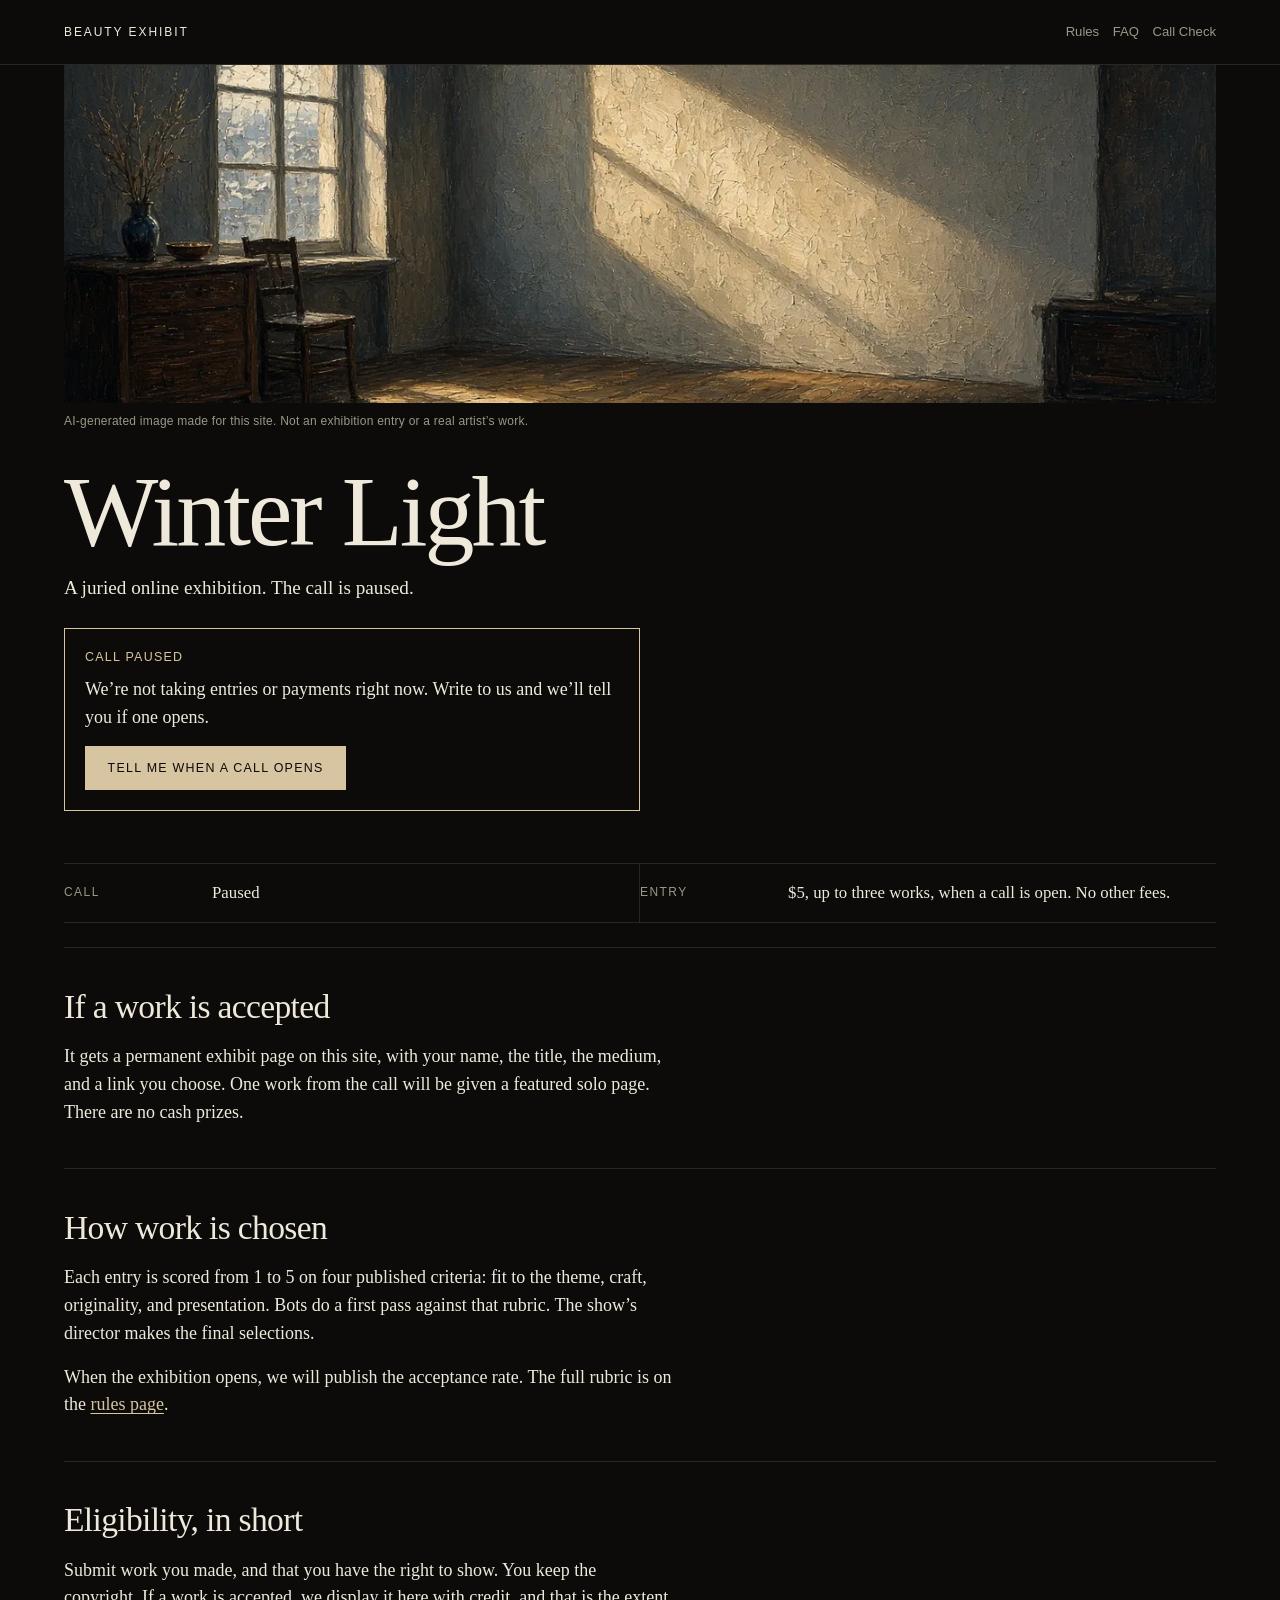
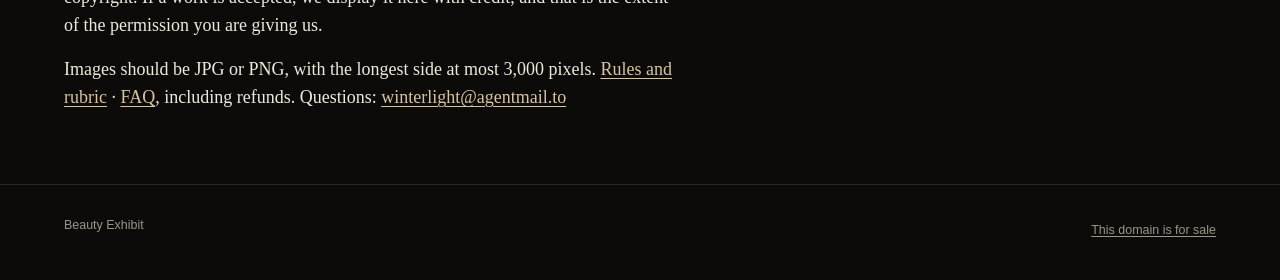
<file: index.html>
<!DOCTYPE html>
<html lang="en">
<head>
  <meta charset="utf-8">
  <meta name="viewport" content="width=device-width, initial-scale=1">
  <title>Winter Light — Beauty Exhibit</title>
  <meta name="description" content="A juried online exhibition. The Winter Light call is paused. We are not taking entries or payments right now.">
  <link rel="canonical" href="https://beautyexhibit.art/">
  <meta name="theme-color" content="#0c0b0a">
  <meta property="og:type" content="website">
  <meta property="og:site_name" content="Beauty Exhibit">
  <meta property="og:title" content="Winter Light — Beauty Exhibit">
  <meta property="og:description" content="A juried online exhibition. The Winter Light call is paused. We are not taking entries or payments right now.">
  <meta property="og:url" content="https://beautyexhibit.art/">
  <meta property="og:image" content="https://beautyexhibit.art/img/og.jpg">
  <meta name="twitter:card" content="summary_large_image">
  <meta name="twitter:title" content="Winter Light — Beauty Exhibit">
  <meta name="twitter:description" content="A juried online exhibition. The Winter Light call is paused.">
  <meta name="twitter:image" content="https://beautyexhibit.art/img/og.jpg">
  <link rel="icon" href="favicon.svg" type="image/svg+xml">
  <link rel="icon" href="favicon.ico" sizes="32x32">
  <link rel="apple-touch-icon" href="img/apple-touch-icon.png">
  <link rel="stylesheet" href="css/site.css">

</head>
<body>
  <a class="skip" href="#main">Skip to content</a>
  <header class="site-header">
    <div class="wrap">
      <a class="wordmark" href="index.html">Beauty Exhibit</a>
      <nav class="site-nav" aria-label="Site">
        <a href="rules.html">Rules</a>
        <a href="faq.html">FAQ</a>
        <a href="/call-check/">Call Check</a>
      </nav>
    </div>
  </header>

  <main id="main">
    <div class="wrap">
      <section class="hero" aria-labelledby="show-title">
        <figure class="hero-art">
          <picture>
            <source type="image/webp" srcset="img/winter-light-hero-800.webp 800w, img/winter-light-hero-1280.webp 1280w" sizes="(min-width: 1200px) 1152px, 100vw">
            <img src="img/winter-light-hero-1280.jpg" srcset="img/winter-light-hero-800.jpg 800w, img/winter-light-hero-1280.jpg 1280w" sizes="(min-width: 1200px) 1152px, 100vw" width="1280" height="720" fetchpriority="high" alt="An oil painting of an empty room in winter. A tall window, a wooden chair beside a dresser with a vase of bare branches, and a band of pale gold light across the wall and the floorboards.">
          </picture>
          <figcaption class="caption">AI-generated image made for this site. Not an exhibition entry or a real artist&rsquo;s work.</figcaption>
        </figure>

        <h1 id="show-title">Winter Light</h1>
        <p class="lede">A juried online exhibition. The call is paused.</p>

        <div class="opening-box" data-call-closed-only>
          <h2 class="opening-title">Call paused</h2>
          <p>We&rsquo;re not taking entries or payments right now. Write to us and we&rsquo;ll tell you if one opens.</p>
          <p><a class="btn" data-waitlist-mailto href="mailto:winterlight@agentmail.to?subject=Tell%20me%20when%20Beauty%20Exhibit%20opens%20a%20call">Tell me when a call opens</a></p>
        </div>

        <dl class="facts">
          <div>
            <dt>Call</dt>
            <dd>Paused</dd>
          </div>
          <div>
            <dt>Entry</dt>
            <dd>$5, up to three works, when a call is open. No other fees.</dd>
          </div>
        </dl>
        <div class="cta-row" data-call-open-only hidden>
          <a class="btn" data-pay href="#enter">Enter for $5</a>
          <p class="cta-note">After you pay, you&rsquo;ll get instructions for sending your images by email.</p>
        </div>
      </section>

      <section class="section" aria-labelledby="receive-heading">
        <h2 id="receive-heading">If a work is accepted</h2>
        <div class="prose">
          <p>It gets a permanent exhibit page on this site, with your name, the title, the medium, and a link you choose. One work from the call will be given a featured solo page. There are no cash prizes.</p>
        </div>
      </section>

      <section class="section" aria-labelledby="jury-heading">
        <h2 id="jury-heading">How work is chosen</h2>
        <div class="prose">
          <p>Each entry is scored from 1 to 5 on four published criteria: fit to the theme, craft, originality, and presentation. Bots do a first pass against that rubric. The show’s director makes the final selections.</p>
          <p>When the exhibition opens, we will publish the acceptance rate. The full rubric is on the <a href="rules.html">rules page</a>.</p>
        </div>
      </section>

      <section class="section" aria-labelledby="elig-heading">
        <h2 id="elig-heading">Eligibility, in short</h2>
        <div class="prose">
          <p>Submit work you made, and that you have the right to show. You keep the copyright. If a work is accepted, we display it here with credit, and that is the extent of the permission you are giving us.</p>
          <p>Images should be JPG or PNG, with the longest side at most 3,000 pixels. <a href="rules.html">Rules and rubric</a> &middot; <a href="faq.html">FAQ</a>, including refunds. Questions: <a href="mailto:winterlight@agentmail.to">winterlight@agentmail.to</a></p>
        </div>
      </section>
    </div>
  </main>
  <footer class="site-footer">
    <div class="wrap">
      <p>Beauty Exhibit</p>
      <p><a href="https://www.afternic.com/domain/beautyexhibit.art">This domain is for sale</a></p>
    </div>
  </footer>
  <script src="js/config.js"></script>
  <script src="js/app.js"></script>

</body>
</html>
</file>
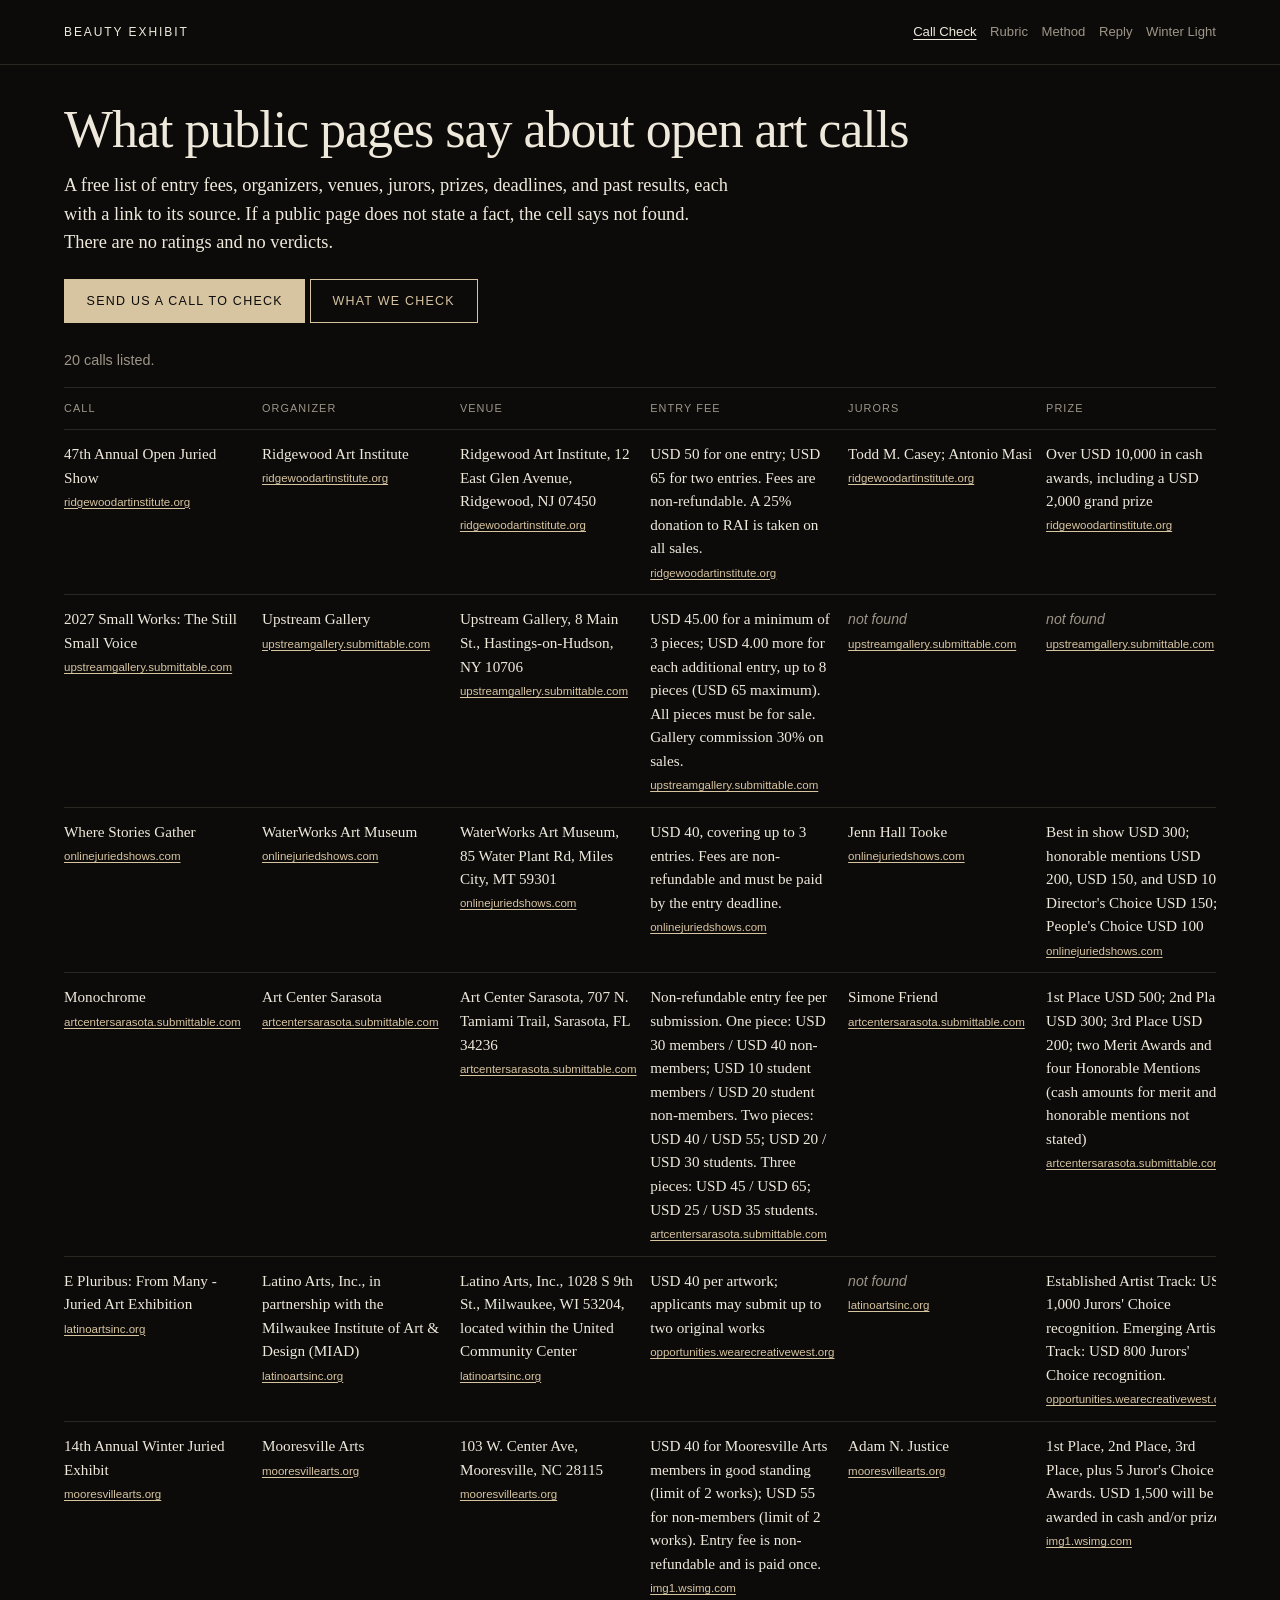
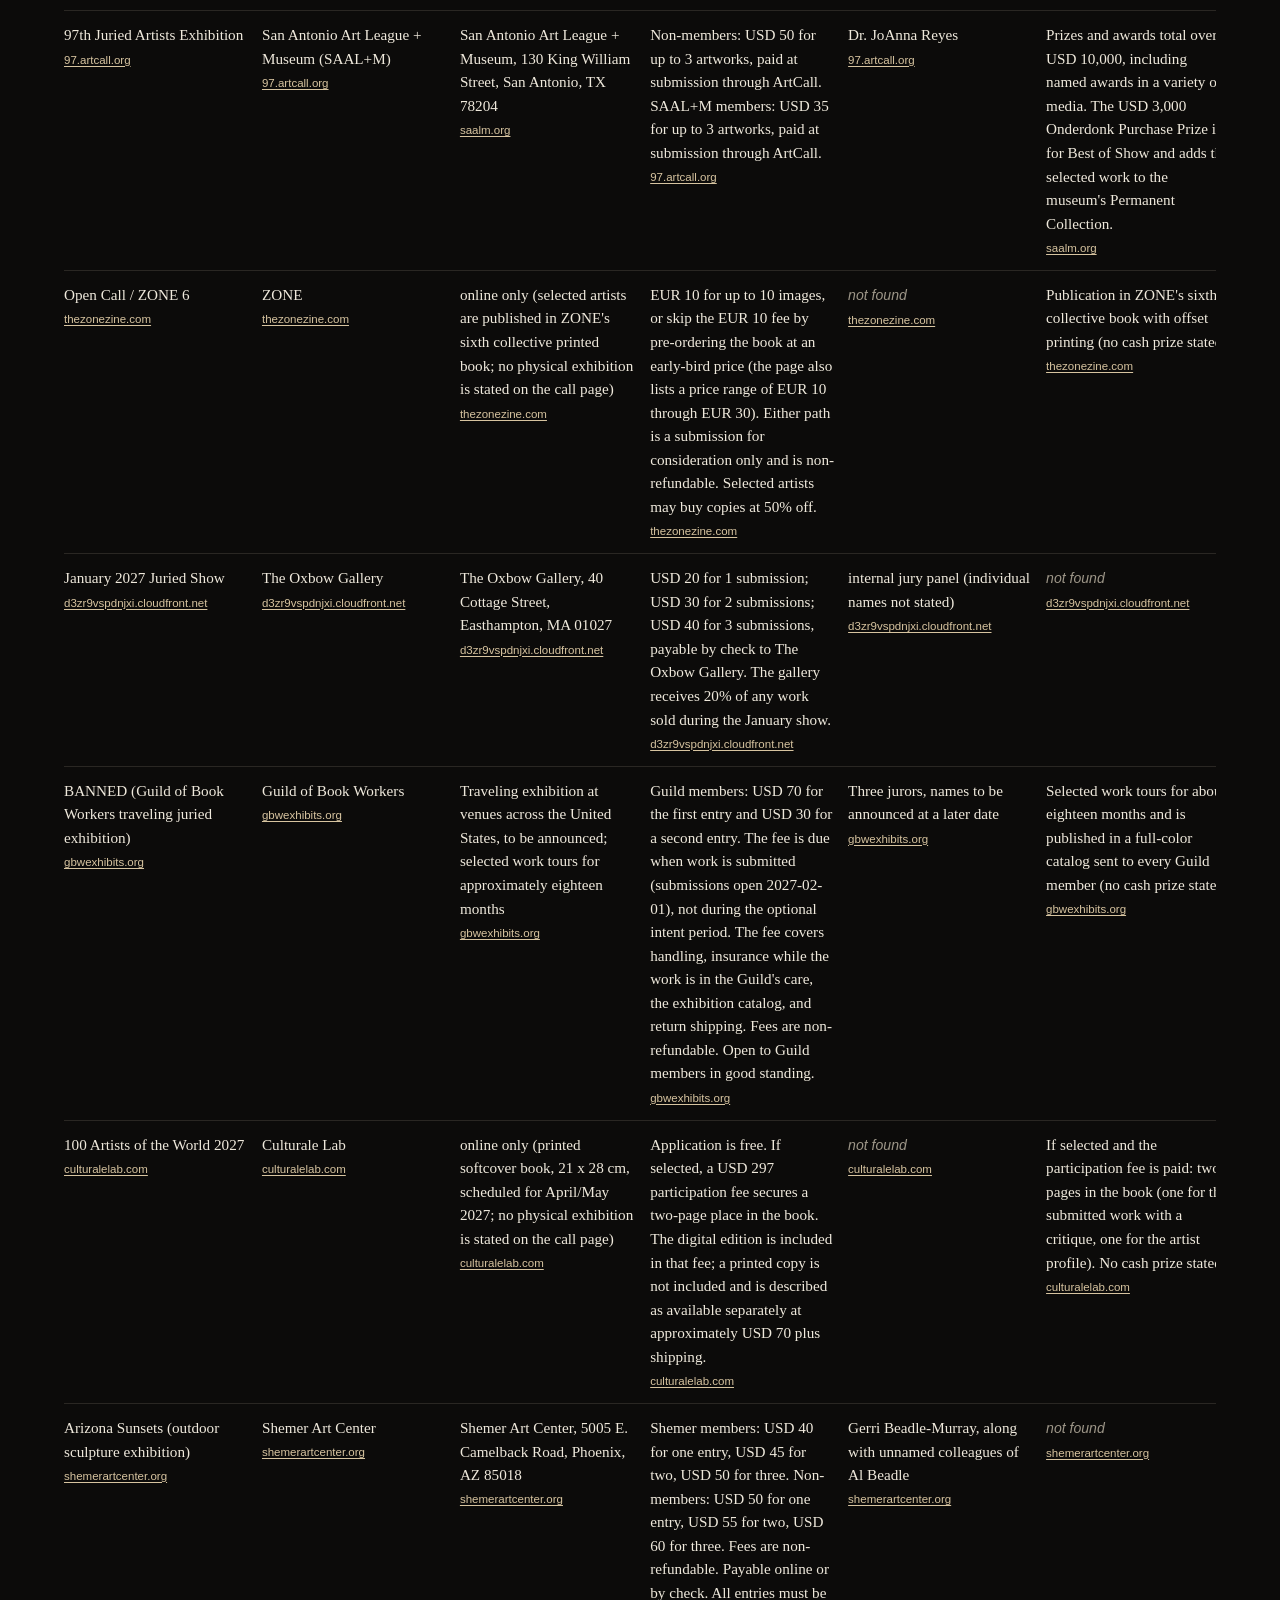
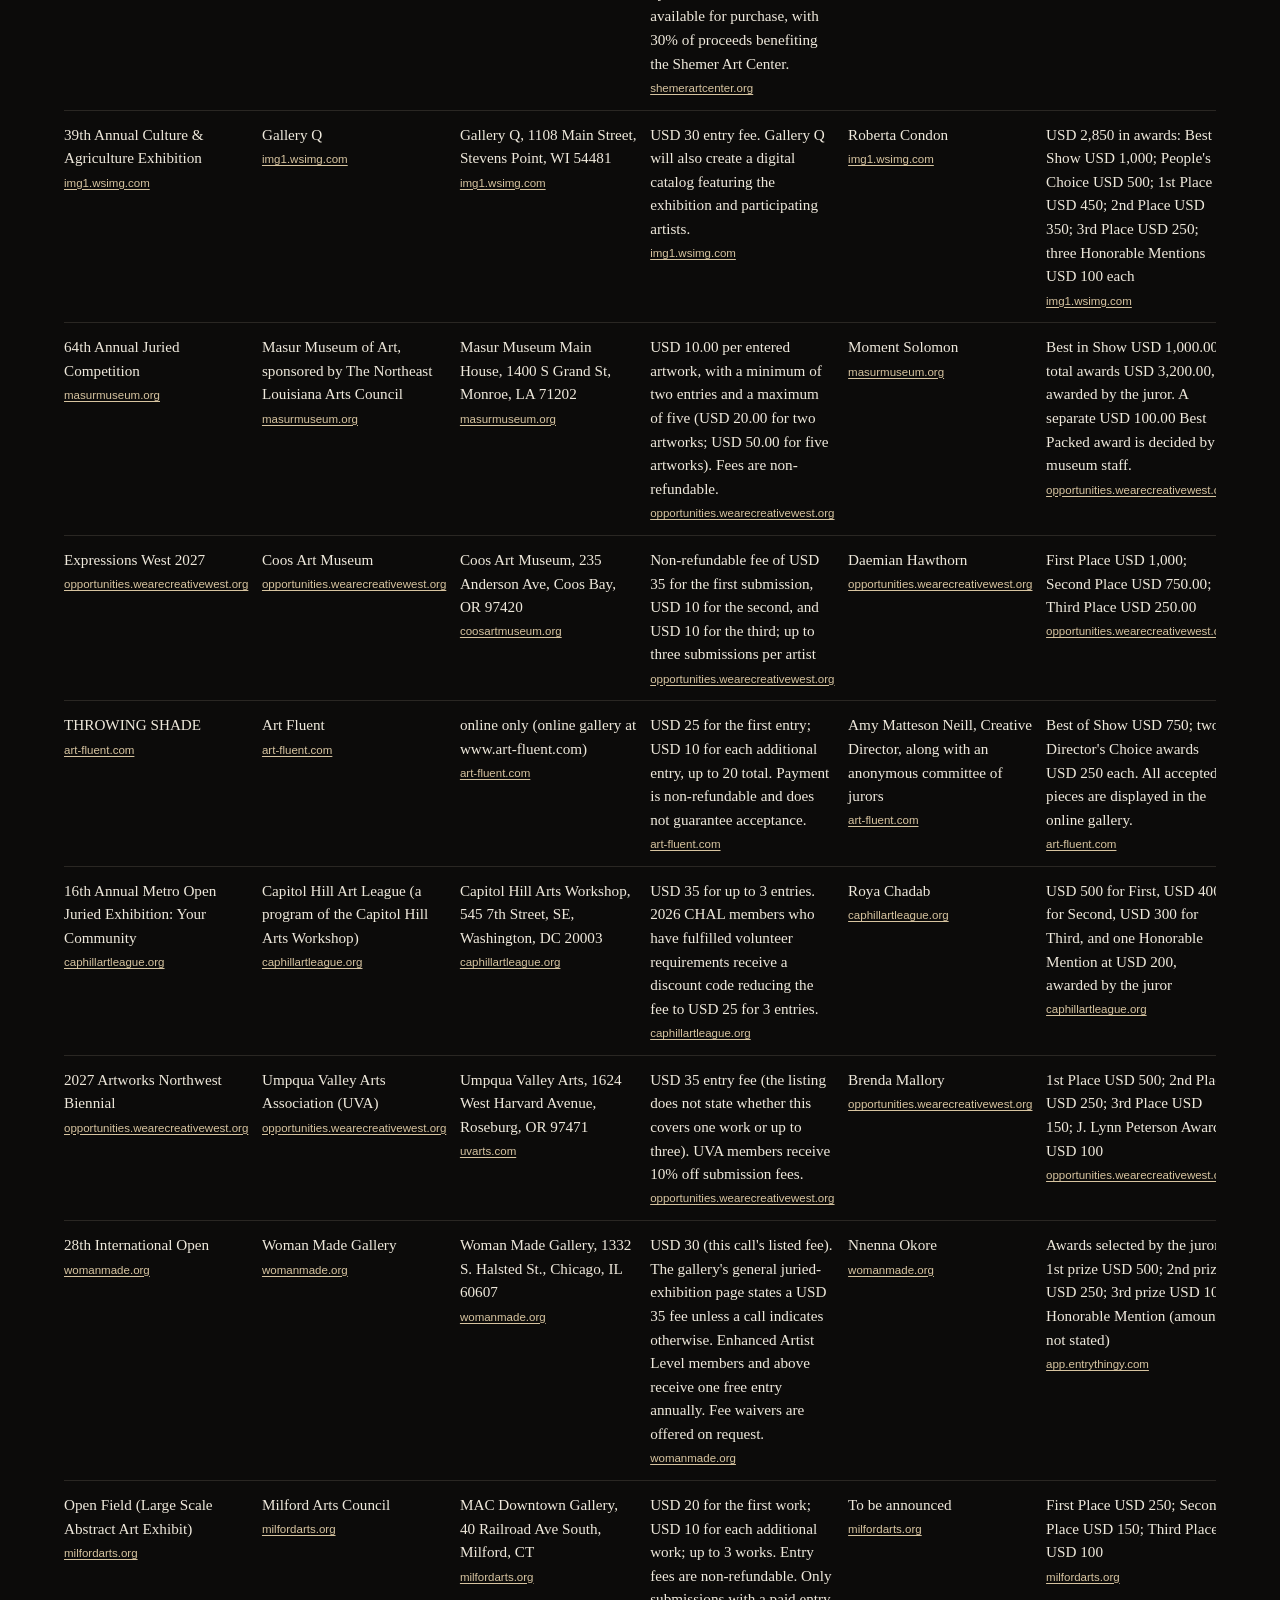
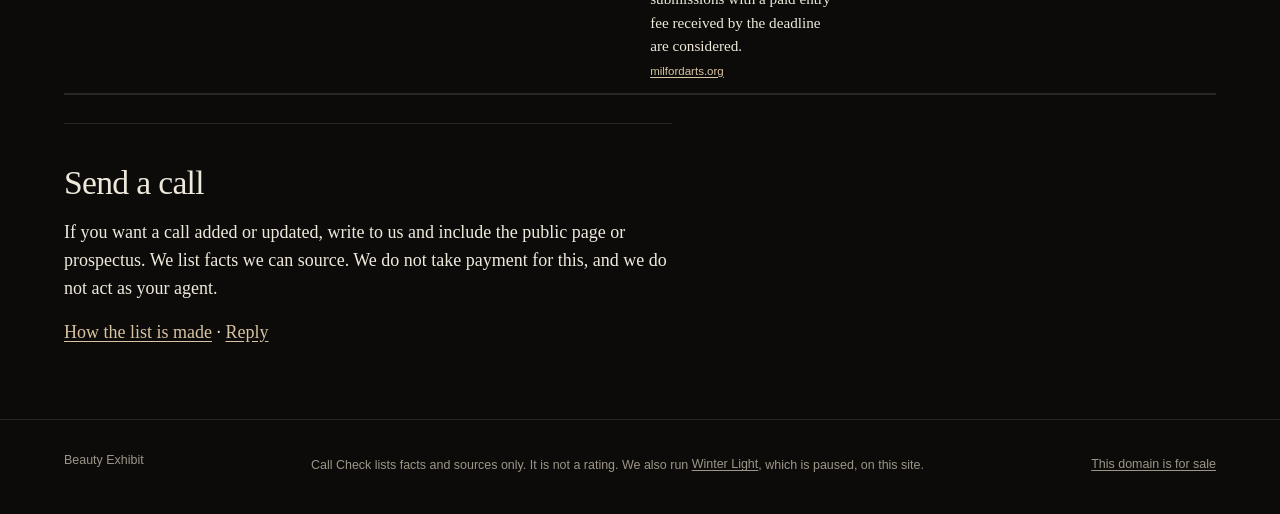
<file: call-check/index.html>
<!DOCTYPE html>
<html lang="en">
<head>
  <meta charset="utf-8">
  <meta name="viewport" content="width=device-width, initial-scale=1">
  <title>Call Check | Beauty Exhibit</title>
  <meta name="description" content="A free, sourced list of what public pages say about open art calls. Facts, links, and not found only. No ratings.">
  <link rel="canonical" href="https://beautyexhibit.art/call-check/">
  <meta name="theme-color" content="#0c0b0a">
  <meta property="og:type" content="website">
  <meta property="og:site_name" content="Beauty Exhibit">
  <meta property="og:title" content="Call Check | Beauty Exhibit">
  <meta property="og:description" content="A free, sourced list of what public pages say about open art calls. Facts, links, and not found only. No ratings.">
  <meta property="og:url" content="https://beautyexhibit.art/call-check/">
  <meta property="og:image" content="https://beautyexhibit.art/img/og.jpg">
  <meta name="twitter:card" content="summary_large_image">
  <meta name="twitter:title" content="Call Check | Beauty Exhibit">
  <meta name="twitter:description" content="A free, sourced list of what public pages say about open art calls. Facts, links, and not found only. No ratings.">
  <meta name="twitter:image" content="https://beautyexhibit.art/img/og.jpg">
  <link rel="icon" href="../favicon.svg" type="image/svg+xml">
  <link rel="icon" href="../favicon.ico" sizes="32x32">
  <link rel="stylesheet" href="../css/site.css">
  <link rel="stylesheet" href="css/call-check.css">
</head>
<body>
  <a class="skip" href="#main">Skip to content</a>
  <header class="site-header">
    <div class="wrap">
      <a class="wordmark" href="../">Beauty Exhibit</a>
      <nav class="site-nav" aria-label="Site">
        <a href="./" aria-current="page">Call Check</a>
        <a href="rubric.html">Rubric</a>
        <a href="method.html">Method</a>
        <a href="reply.html">Reply</a>
        <a href="../">Winter Light</a>
      </nav>
    </div>
  </header>
  <main id="main">
    <div class="wrap">

      <h1 class="cc-title">What public pages say about open art calls</h1>
      <p class="cc-lede">A free list of entry fees, organizers, venues, jurors, prizes, deadlines, and past results, each with a link to its source. If a public page does not state a fact, the cell says not found. There are no ratings and no verdicts.</p>
      <p class="cc-actions"><a class="btn" data-callcheck-mailto href="mailto:winterlight@agentmail.to?subject=Call%20Check%3A%20please%20review%20this%20call&amp;body=Please%20review%20this%20call.%0A%0APublic%20page%20or%20prospectus%20URL%3A%0A">Send us a call to check</a> <a class="btn btn-ghost" href="rubric.html">What we check</a></p>
      <p class="cc-status" id="cc-status">Loading the list.</p>
      <div id="cc-table">
        <noscript><p class="cc-note">This table is filled in from a JSON file on this site. Turn JavaScript on, or open <a href="data/calls.json">data/calls.json</a>.</p></noscript>
      </div>
      <div class="section prose">
        <h2>Send a call</h2>
        <p>If you want a call added or updated, write to us and include the public page or prospectus. We list facts we can source. We do not take payment for this, and we do not act as your agent.</p>
        <p><a href="method.html">How the list is made</a> &middot; <a href="reply.html">Reply</a></p>
      </div>

    </div>
  </main>
  <footer class="site-footer">
    <div class="wrap">
      <p>Beauty Exhibit</p>
      <p>Call Check lists facts and sources only. It is not a rating. We also run <a href="../">Winter Light</a>, which is paused, on this site.</p>
      <p><a href="https://www.afternic.com/domain/beautyexhibit.art">This domain is for sale</a></p>
    </div>
  </footer>
  <script src="js/schema.js"></script>
  <script src="js/table.js"></script>

</body>
</html>
</file>
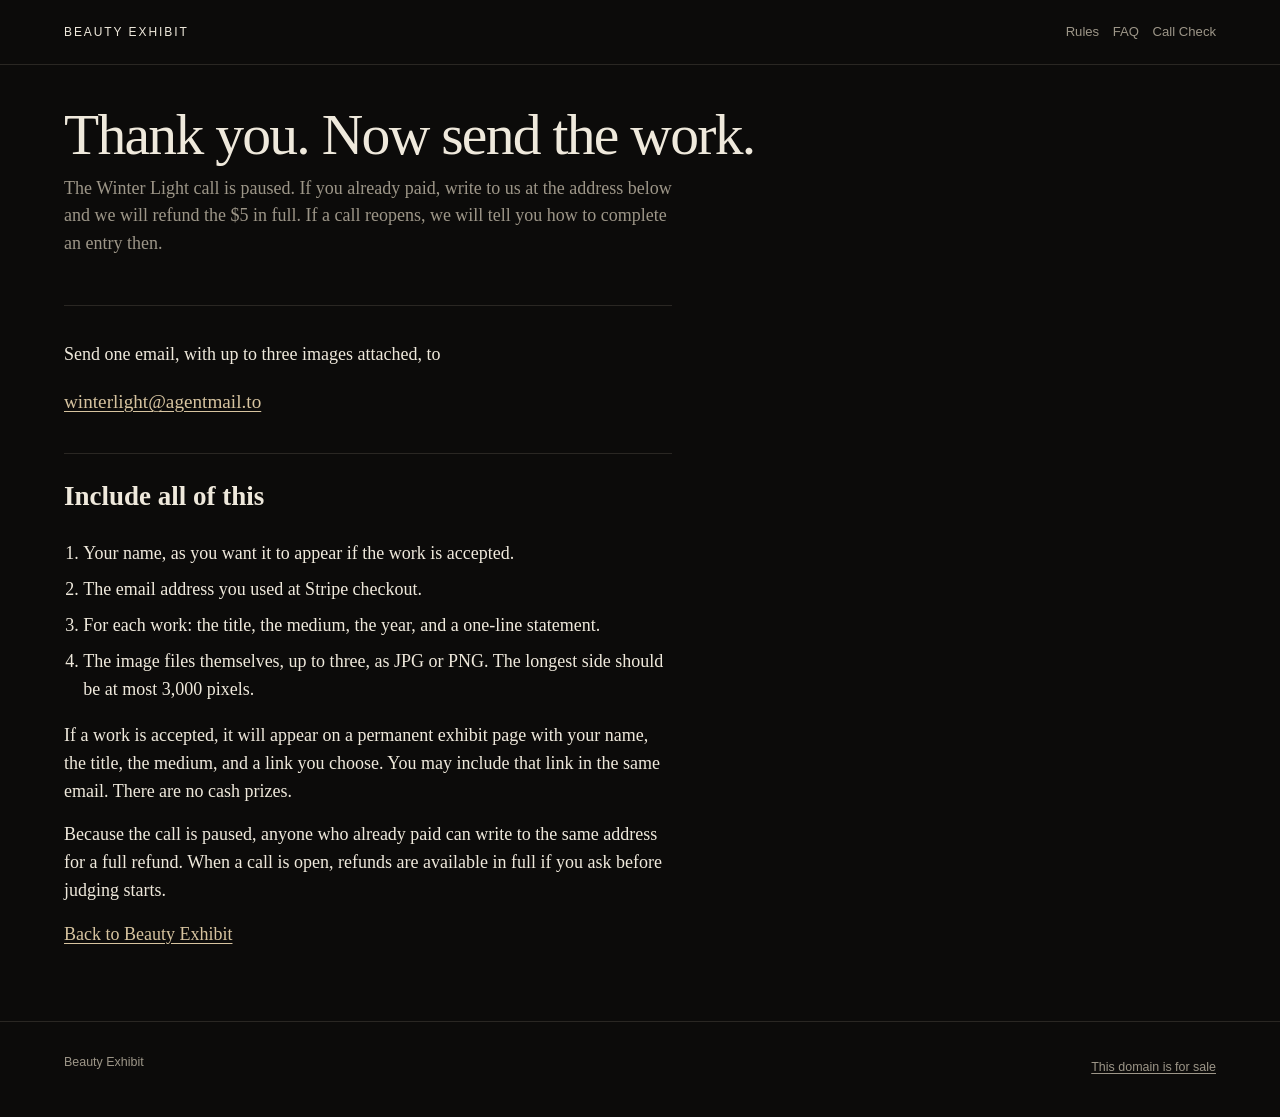
<file: submit-w9q4/index.html>
<!DOCTYPE html>
<html lang="en">
<head>
  <meta charset="utf-8">
  <meta name="viewport" content="width=device-width, initial-scale=1">
  <meta name="robots" content="noindex, nofollow">
  <title>Send your work — Beauty Exhibit</title>
  <meta name="description" content="Payment received. Email your Winter Light entry using the instructions on this page.">
  <meta name="theme-color" content="#0c0b0a">
  <link rel="icon" href="../favicon.svg" type="image/svg+xml">
  <link rel="icon" href="../favicon.ico" sizes="32x32">
  <link rel="apple-touch-icon" href="../img/apple-touch-icon.png">
  <link rel="stylesheet" href="../css/site.css">

</head>
<body>
  <a class="skip" href="#main">Skip to content</a>
  <header class="site-header">
    <div class="wrap">
      <a class="wordmark" href="../index.html">Beauty Exhibit</a>
      <nav class="site-nav" aria-label="Site">
        <a href="../rules.html">Rules</a>
        <a href="../faq.html">FAQ</a>
        <a href="/call-check/">Call Check</a>
      </nav>
    </div>
  </header>

  <main id="main">
    <div class="wrap">
      <header class="page-head">
        <h1>Thank you. Now send the work.</h1>
        <p class="deck">The Winter Light call is paused. If you already paid, write to us at the address below and we will refund the $5 in full. If a call reopens, we will tell you how to complete an entry then.</p>
      </header>

      <div class="submit-box">
        <div class="mail-block">
          <p>Send one email, with up to three images attached, to</p>
          <p><a data-submit-mail href="mailto:winterlight@agentmail.to?subject=Winter%20Light%20entry"><span data-submit-email>winterlight@agentmail.to</span></a></p>
        </div>

        <h2>Include all of this</h2>
        <ol>
          <li>Your name, as you want it to appear if the work is accepted.</li>
          <li>The email address you used at Stripe checkout.</li>
          <li>For each work: the title, the medium, the year, and a one-line statement.</li>
          <li>The image files themselves, up to three, as JPG or PNG. The longest side should be at most 3,000 pixels.</li>
        </ol>

        <div class="prose">
          <p>If a work is accepted, it will appear on a permanent exhibit page with your name, the title, the medium, and a link you choose. You may include that link in the same email. There are no cash prizes.</p>
          <p>Because the call is paused, anyone who already paid can write to the same address for a full refund. When a call is open, refunds are available in full if you ask before judging starts.</p>
          <p><a href="../index.html">Back to Beauty Exhibit</a></p>
        </div>
      </div>
    </div>
  </main>
  <footer class="site-footer">
    <div class="wrap">
      <p>Beauty Exhibit</p>
      <p><a href="https://www.afternic.com/domain/beautyexhibit.art">This domain is for sale</a></p>
    </div>
  </footer>
  <script src="../js/config.js"></script>
  <script src="../js/app.js"></script>

</body>
</html>
</file>
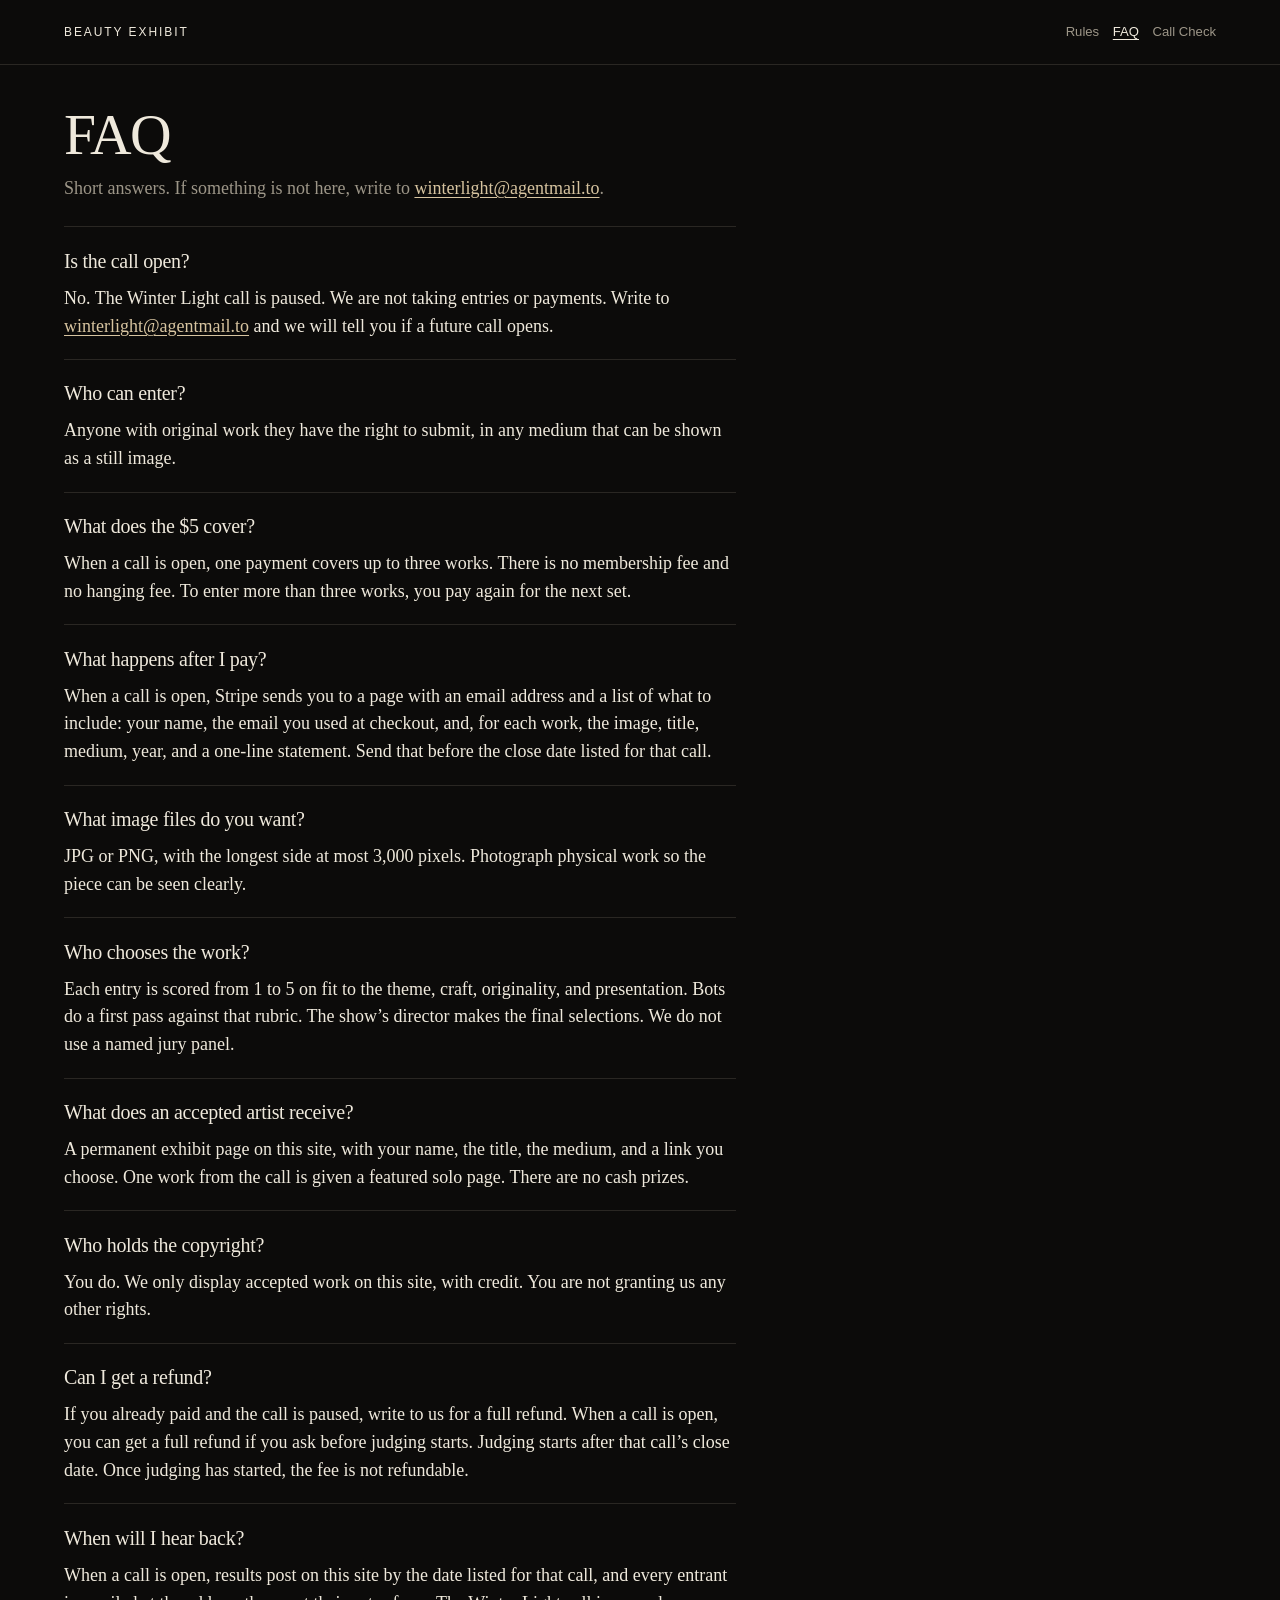
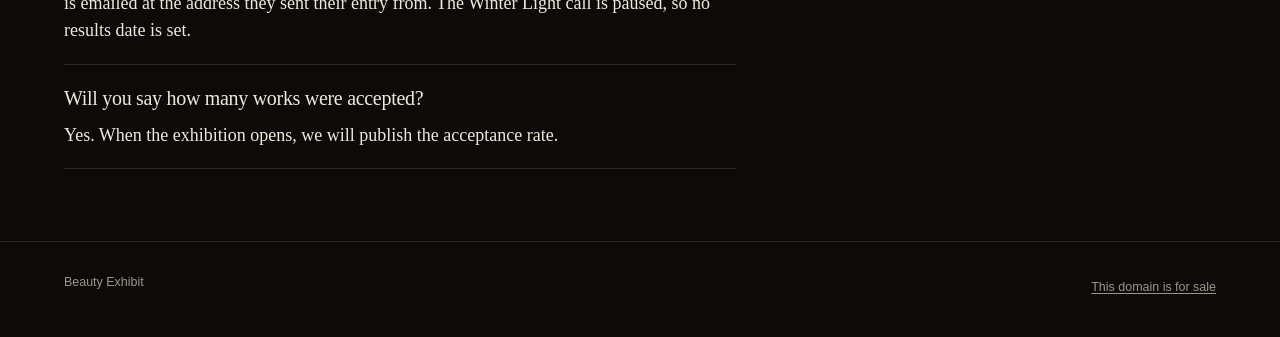
<file: faq.html>
<!DOCTYPE html>
<html lang="en">
<head>
  <meta charset="utf-8">
  <meta name="viewport" content="width=device-width, initial-scale=1">
  <title>FAQ — Beauty Exhibit</title>
  <meta name="description" content="Rights, refunds, judging, and practical questions about Beauty Exhibit. The Winter Light call is paused.">
  <link rel="canonical" href="https://beautyexhibit.art/faq.html">
  <meta name="theme-color" content="#0c0b0a">
  <meta property="og:type" content="website">
  <meta property="og:site_name" content="Beauty Exhibit">
  <meta property="og:title" content="FAQ — Beauty Exhibit">
  <meta property="og:description" content="Rights, refunds, judging, and practical questions about Beauty Exhibit. The Winter Light call is paused.">
  <meta property="og:url" content="https://beautyexhibit.art/faq.html">
  <meta property="og:image" content="https://beautyexhibit.art/img/og.jpg">
  <meta name="twitter:card" content="summary_large_image">
  <meta name="twitter:title" content="FAQ — Beauty Exhibit">
  <meta name="twitter:description" content="Rights, refunds, judging, and practical questions about Beauty Exhibit. The Winter Light call is paused.">
  <meta name="twitter:image" content="https://beautyexhibit.art/img/og.jpg">
  <link rel="icon" href="favicon.svg" type="image/svg+xml">
  <link rel="icon" href="favicon.ico" sizes="32x32">
  <link rel="apple-touch-icon" href="img/apple-touch-icon.png">
  <link rel="stylesheet" href="css/site.css">

</head>
<body>
  <a class="skip" href="#main">Skip to content</a>
  <header class="site-header">
    <div class="wrap">
      <a class="wordmark" href="index.html">Beauty Exhibit</a>
      <nav class="site-nav" aria-label="Site">
        <a href="rules.html">Rules</a>
        <a href="faq.html" aria-current="page">FAQ</a>
        <a href="/call-check/">Call Check</a>
      </nav>
    </div>
  </header>

  <main id="main">
    <div class="wrap">
      <header class="page-head">
        <h1>FAQ</h1>
        <p class="deck">Short answers. If something is not here, write to <a href="mailto:winterlight@agentmail.to">winterlight@agentmail.to</a>.</p>
      </header>

      <div class="faq">
                <section class="qa">
          <h2>Is the call open?</h2>
          <p>No. The Winter Light call is paused. We are not taking entries or payments. Write to <a href="mailto:winterlight@agentmail.to?subject=Tell%20me%20when%20Beauty%20Exhibit%20opens%20a%20call">winterlight@agentmail.to</a> and we will tell you if a future call opens.</p>
        </section>
        <section class="qa">
          <h2>Who can enter?</h2>
          <p>Anyone with original work they have the right to submit, in any medium that can be shown as a still image.</p>
        </section>
        <section class="qa">
          <h2>What does the $5 cover?</h2>
          <p>When a call is open, one payment covers up to three works. There is no membership fee and no hanging fee. To enter more than three works, you pay again for the next set.</p>
        </section>
        <section class="qa">
          <h2>What happens after I pay?</h2>
          <p>When a call is open, Stripe sends you to a page with an email address and a list of what to include: your name, the email you used at checkout, and, for each work, the image, title, medium, year, and a one-line statement. Send that before the close date listed for that call.</p>
        </section>
        <section class="qa">
          <h2>What image files do you want?</h2>
          <p>JPG or PNG, with the longest side at most 3,000 pixels. Photograph physical work so the piece can be seen clearly.</p>
        </section>
        <section class="qa">
          <h2>Who chooses the work?</h2>
          <p>Each entry is scored from 1 to 5 on fit to the theme, craft, originality, and presentation. Bots do a first pass against that rubric. The show’s director makes the final selections. We do not use a named jury panel.</p>
        </section>
        <section class="qa">
          <h2>What does an accepted artist receive?</h2>
          <p>A permanent exhibit page on this site, with your name, the title, the medium, and a link you choose. One work from the call is given a featured solo page. There are no cash prizes.</p>
        </section>
        <section class="qa">
          <h2>Who holds the copyright?</h2>
          <p>You do. We only display accepted work on this site, with credit. You are not granting us any other rights.</p>
        </section>
        <section class="qa">
          <h2>Can I get a refund?</h2>
          <p>If you already paid and the call is paused, write to us for a full refund. When a call is open, you can get a full refund if you ask before judging starts. Judging starts after that call&rsquo;s close date. Once judging has started, the fee is not refundable.</p>
        </section>
        <section class="qa">
          <h2>When will I hear back?</h2>
          <p>When a call is open, results post on this site by the date listed for that call, and every entrant is emailed at the address they sent their entry from. The Winter Light call is paused, so no results date is set.</p>
        </section>
        <section class="qa">
          <h2>Will you say how many works were accepted?</h2>
          <p>Yes. When the exhibition opens, we will publish the acceptance rate.</p>
        </section>
      </div>
    </div>
  </main>
  <footer class="site-footer">
    <div class="wrap">
      <p>Beauty Exhibit</p>
      <p><a href="https://www.afternic.com/domain/beautyexhibit.art">This domain is for sale</a></p>
    </div>
  </footer>
  <script src="js/config.js"></script>
  <script src="js/app.js"></script>

</body>
</html>
</file>
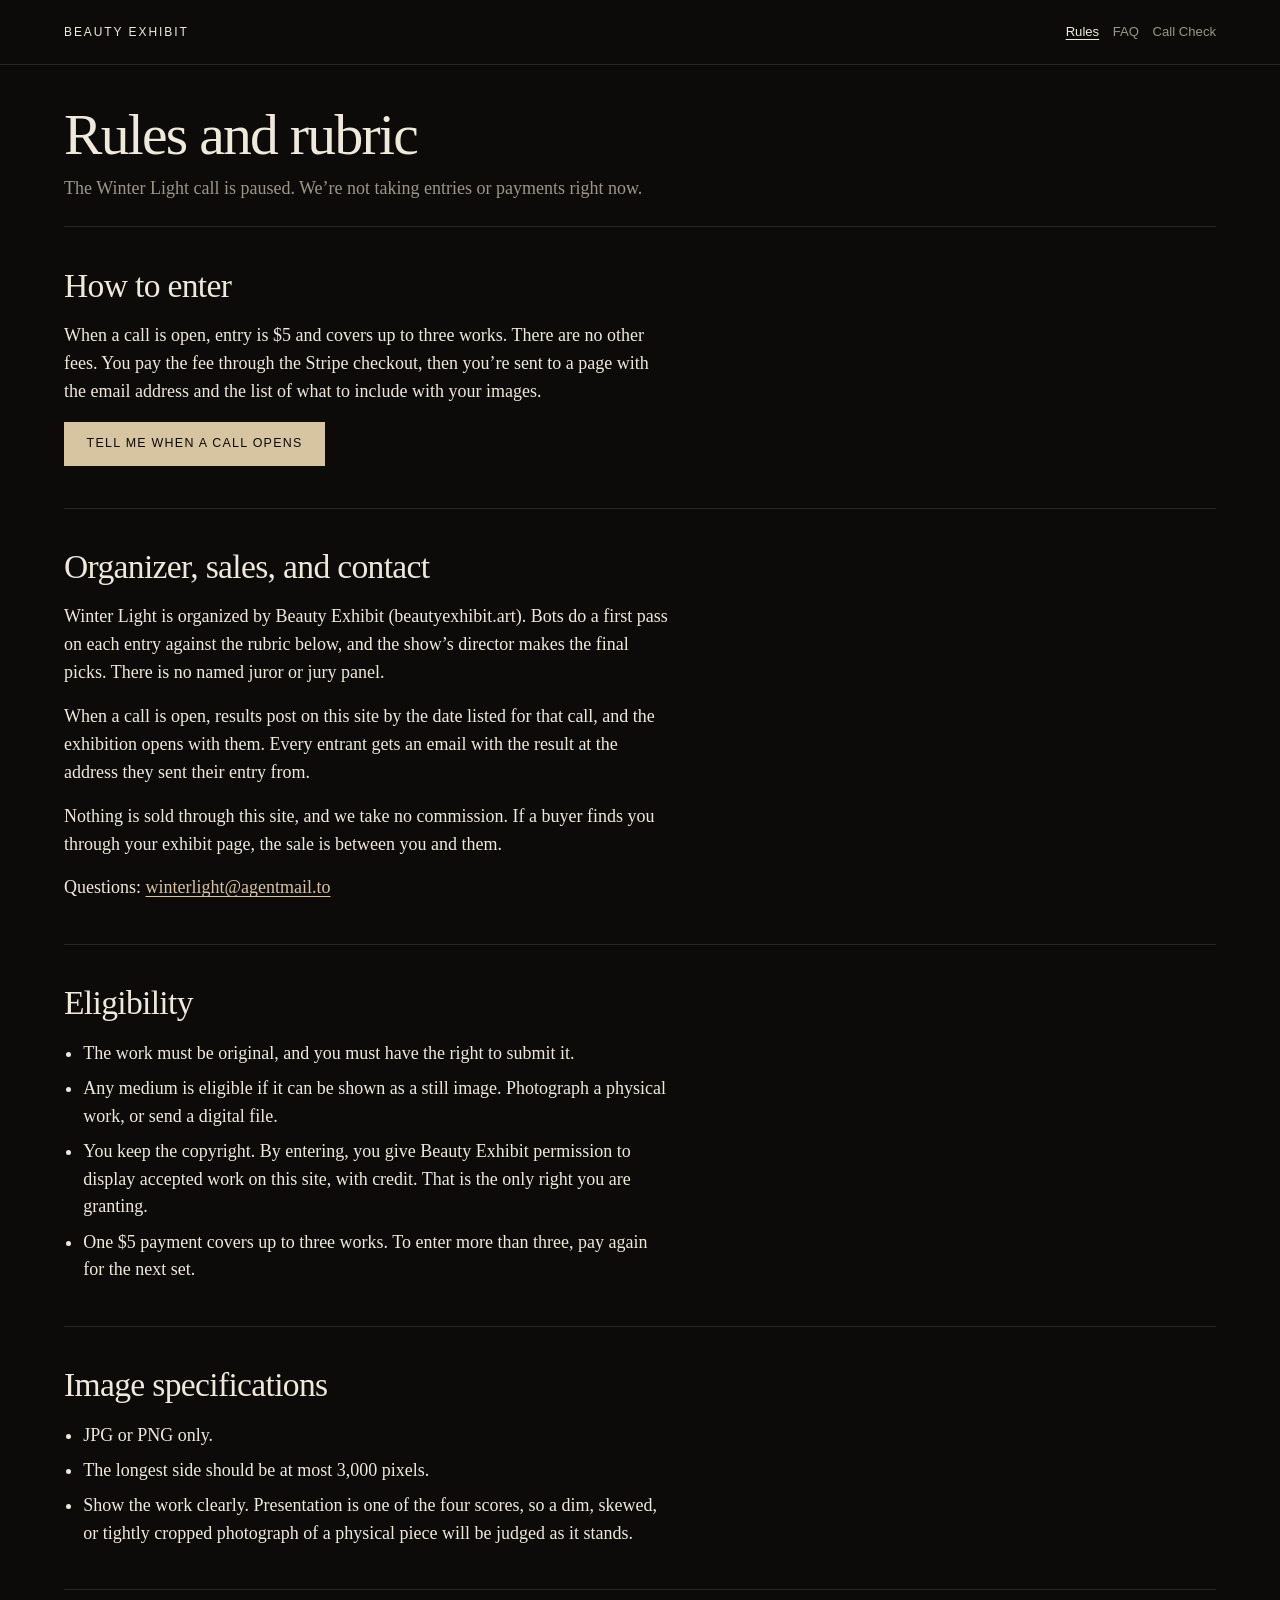
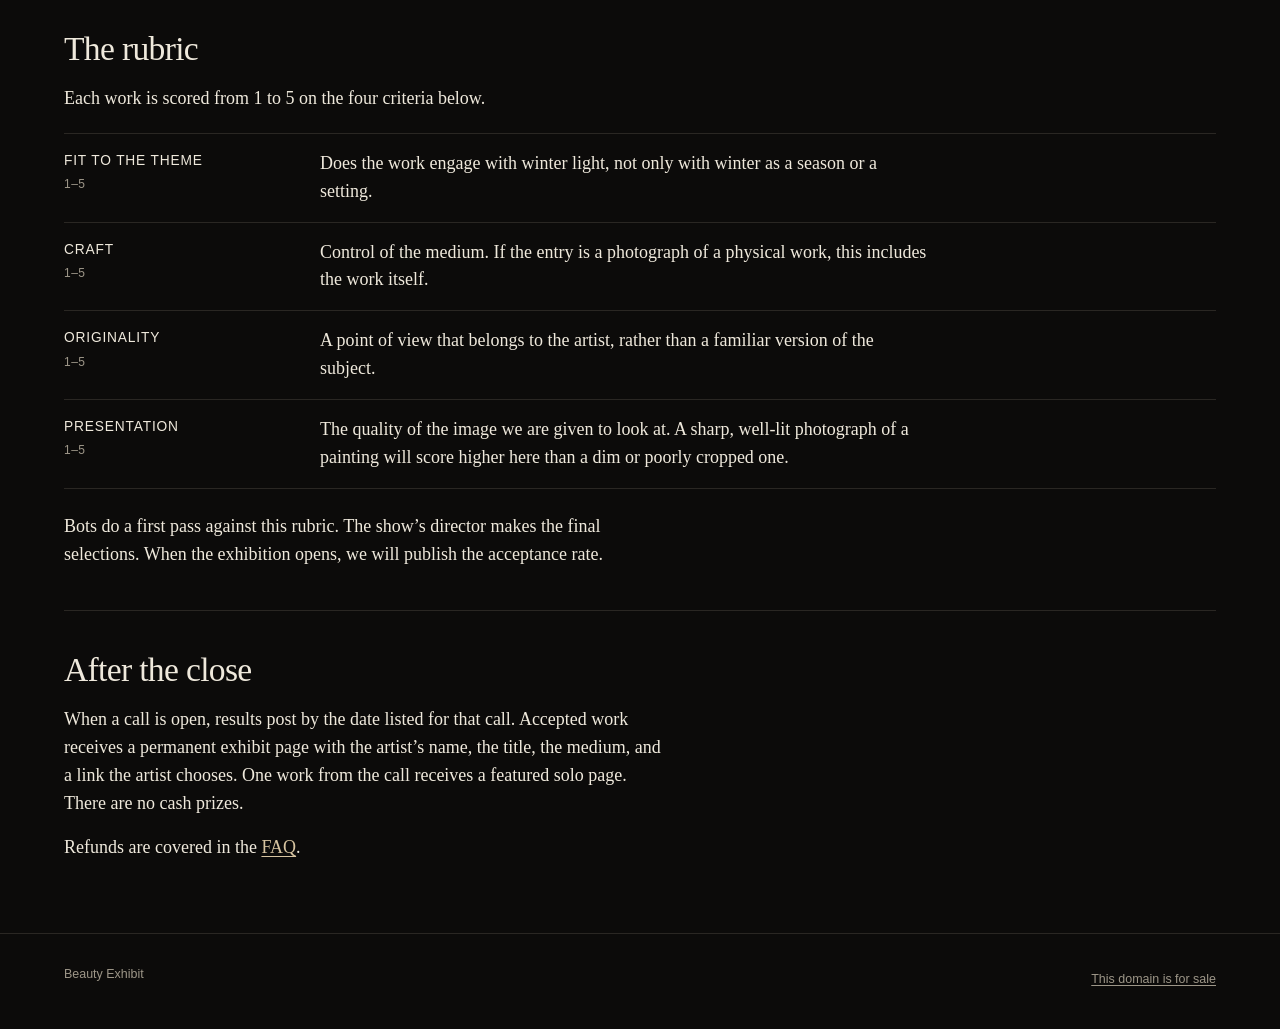
<file: rules.html>
<!DOCTYPE html>
<html lang="en">
<head>
  <meta charset="utf-8">
  <meta name="viewport" content="width=device-width, initial-scale=1">
  <title>Rules and rubric — Beauty Exhibit</title>
  <meta name="description" content="Eligibility, image specifications, and the 1–5 scoring rubric for Winter Light, a juried online exhibition.">
  <link rel="canonical" href="https://beautyexhibit.art/rules.html">
  <meta name="theme-color" content="#0c0b0a">
  <meta property="og:type" content="website">
  <meta property="og:site_name" content="Beauty Exhibit">
  <meta property="og:title" content="Rules and rubric — Beauty Exhibit">
  <meta property="og:description" content="Eligibility, image specifications, and the scoring rubric for Winter Light.">
  <meta property="og:url" content="https://beautyexhibit.art/rules.html">
  <meta property="og:image" content="https://beautyexhibit.art/img/og.jpg">
  <meta name="twitter:card" content="summary_large_image">
  <meta name="twitter:title" content="Rules and rubric — Beauty Exhibit">
  <meta name="twitter:description" content="Eligibility, image specifications, and the scoring rubric for Winter Light.">
  <meta name="twitter:image" content="https://beautyexhibit.art/img/og.jpg">
  <link rel="icon" href="favicon.svg" type="image/svg+xml">
  <link rel="icon" href="favicon.ico" sizes="32x32">
  <link rel="apple-touch-icon" href="img/apple-touch-icon.png">
  <link rel="stylesheet" href="css/site.css">

</head>
<body>
  <a class="skip" href="#main">Skip to content</a>
  <header class="site-header">
    <div class="wrap">
      <a class="wordmark" href="index.html">Beauty Exhibit</a>
      <nav class="site-nav" aria-label="Site">
        <a href="rules.html" aria-current="page">Rules</a>
        <a href="faq.html">FAQ</a>
        <a href="/call-check/">Call Check</a>
      </nav>
    </div>
  </header>

  <main id="main">
    <div class="wrap">
      <header class="page-head">
        <h1>Rules and rubric</h1>
        <p class="deck">The Winter Light call is paused. We&rsquo;re not taking entries or payments right now.</p>
      </header>

      <section class="section" aria-labelledby="enter-heading">
        <h2 id="enter-heading">How to enter</h2>
        <div class="prose">
          <p>When a call is open, entry is $5 and covers up to three works. There are no other fees. You pay the fee through the Stripe checkout, then you&rsquo;re sent to a page with the email address and the list of what to include with your images.</p>
          <p data-call-closed-only><a class="btn" data-waitlist-mailto href="mailto:winterlight@agentmail.to?subject=Tell%20me%20when%20Beauty%20Exhibit%20opens%20a%20call">Tell me when a call opens</a></p>
          <p data-call-open-only hidden><a class="btn" data-pay href="#enter">Enter for $5</a></p>
        </div>
      </section>

      <section class="section" aria-labelledby="org-heading">
        <h2 id="org-heading">Organizer, sales, and contact</h2>
        <div class="prose">
          <p>Winter Light is organized by Beauty Exhibit (beautyexhibit.art). Bots do a first pass on each entry against the rubric below, and the show&rsquo;s director makes the final picks. There is no named juror or jury panel.</p>
          <p>When a call is open, results post on this site by the date listed for that call, and the exhibition opens with them. Every entrant gets an email with the result at the address they sent their entry from.</p>
          <p>Nothing is sold through this site, and we take no commission. If a buyer finds you through your exhibit page, the sale is between you and them.</p>
          <p>Questions: <a href="mailto:winterlight@agentmail.to">winterlight@agentmail.to</a></p>
        </div>
      </section>

      <section class="section" aria-labelledby="elig-heading">
        <h2 id="elig-heading">Eligibility</h2>
        <div class="prose">
          <ul>
            <li>The work must be original, and you must have the right to submit it.</li>
            <li>Any medium is eligible if it can be shown as a still image. Photograph a physical work, or send a digital file.</li>
            <li>You keep the copyright. By entering, you give Beauty Exhibit permission to display accepted work on this site, with credit. That is the only right you are granting.</li>
            <li>One $5 payment covers up to three works. To enter more than three, pay again for the next set.</li>
          </ul>
        </div>
      </section>

      <section class="section" aria-labelledby="images-heading">
        <h2 id="images-heading">Image specifications</h2>
        <div class="prose">
          <ul>
            <li>JPG or PNG only.</li>
            <li>The longest side should be at most 3,000 pixels.</li>
            <li>Show the work clearly. Presentation is one of the four scores, so a dim, skewed, or tightly cropped photograph of a physical piece will be judged as it stands.</li>
          </ul>
        </div>
      </section>

      <section class="section" aria-labelledby="rubric-heading">
        <h2 id="rubric-heading">The rubric</h2>
        <div class="prose">
          <p>Each work is scored from 1 to 5 on the four criteria below.</p>
        </div>
        <div class="rubric">
          <div class="rubric-item">
            <div class="rubric-head">
              <h3>Fit to the theme</h3>
              <p class="scale">1–5</p>
            </div>
            <p>Does the work engage with winter light, not only with winter as a season or a setting.</p>
          </div>
          <div class="rubric-item">
            <div class="rubric-head">
              <h3>Craft</h3>
              <p class="scale">1–5</p>
            </div>
            <p>Control of the medium. If the entry is a photograph of a physical work, this includes the work itself.</p>
          </div>
          <div class="rubric-item">
            <div class="rubric-head">
              <h3>Originality</h3>
              <p class="scale">1–5</p>
            </div>
            <p>A point of view that belongs to the artist, rather than a familiar version of the subject.</p>
          </div>
          <div class="rubric-item">
            <div class="rubric-head">
              <h3>Presentation</h3>
              <p class="scale">1–5</p>
            </div>
            <p>The quality of the image we are given to look at. A sharp, well-lit photograph of a painting will score higher here than a dim or poorly cropped one.</p>
          </div>
        </div>
        <div class="prose">
          <p>Bots do a first pass against this rubric. The show’s director makes the final selections. When the exhibition opens, we will publish the acceptance rate.</p>
        </div>
      </section>

      <section class="section" aria-labelledby="after-heading">
        <h2 id="after-heading">After the close</h2>
        <div class="prose">
          <p>When a call is open, results post by the date listed for that call. Accepted work receives a permanent exhibit page with the artist’s name, the title, the medium, and a link the artist chooses. One work from the call receives a featured solo page. There are no cash prizes.</p>
          <p>Refunds are covered in the <a href="faq.html">FAQ</a>.</p>
        </div>
      </section>
    </div>
  </main>
  <footer class="site-footer">
    <div class="wrap">
      <p>Beauty Exhibit</p>
      <p><a href="https://www.afternic.com/domain/beautyexhibit.art">This domain is for sale</a></p>
    </div>
  </footer>
  <script src="js/config.js"></script>
  <script src="js/app.js"></script>

</body>
</html>
</file>
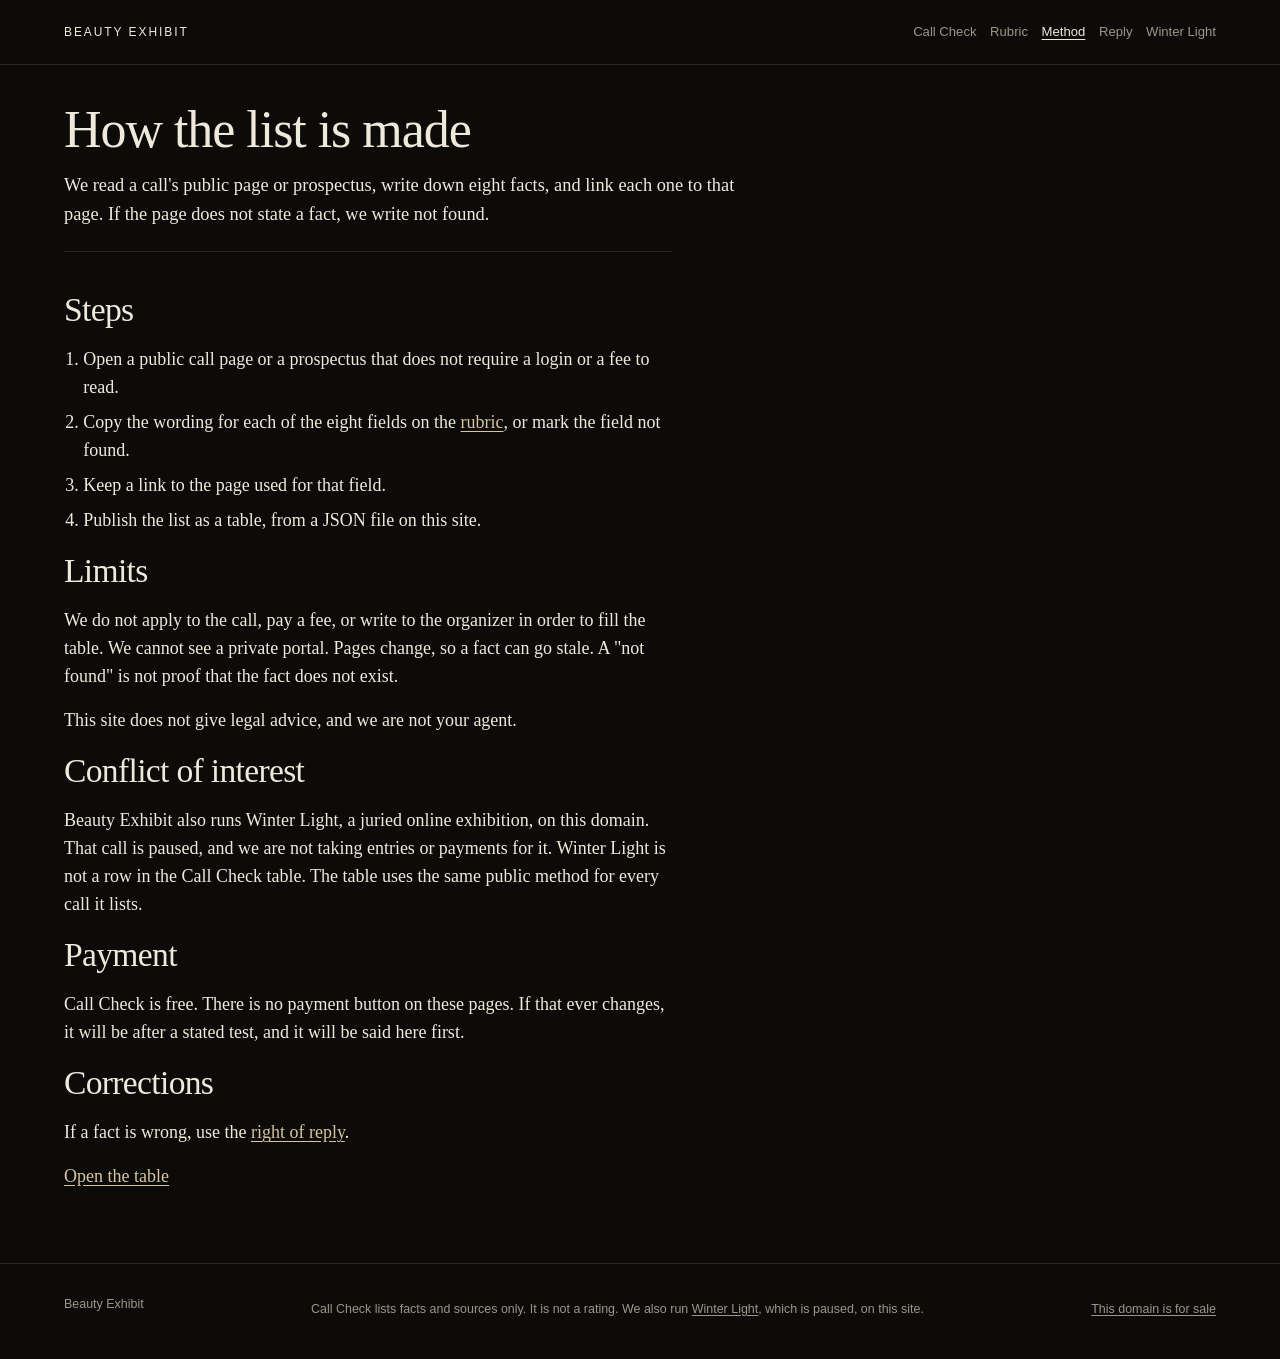
<file: call-check/method.html>
<!DOCTYPE html>
<html lang="en">
<head>
  <meta charset="utf-8">
  <meta name="viewport" content="width=device-width, initial-scale=1">
  <title>Call Check method | Beauty Exhibit</title>
  <meta name="description" content="How Call Check records facts from public call pages, and the conflict of interest with Winter Light.">
  <link rel="canonical" href="https://beautyexhibit.art/call-check/method.html">
  <meta name="theme-color" content="#0c0b0a">
  <meta property="og:type" content="website">
  <meta property="og:site_name" content="Beauty Exhibit">
  <meta property="og:title" content="Call Check method | Beauty Exhibit">
  <meta property="og:description" content="How Call Check records facts from public call pages, and the conflict of interest with Winter Light.">
  <meta property="og:url" content="https://beautyexhibit.art/call-check/method.html">
  <link rel="icon" href="../favicon.svg" type="image/svg+xml">
  <link rel="icon" href="../favicon.ico" sizes="32x32">
  <link rel="stylesheet" href="../css/site.css">
  <link rel="stylesheet" href="css/call-check.css">
</head>
<body>
  <a class="skip" href="#main">Skip to content</a>
  <header class="site-header">
    <div class="wrap">
      <a class="wordmark" href="../">Beauty Exhibit</a>
      <nav class="site-nav" aria-label="Site">
        <a href="./">Call Check</a>
        <a href="rubric.html">Rubric</a>
        <a href="method.html" aria-current="page">Method</a>
        <a href="reply.html">Reply</a>
        <a href="../">Winter Light</a>
      </nav>
    </div>
  </header>
  <main id="main">
    <div class="wrap">

      <h1 class="cc-title">How the list is made</h1>
      <p class="cc-lede">We read a call's public page or prospectus, write down eight facts, and link each one to that page. If the page does not state a fact, we write not found.</p>
      <div class="section prose">
        <h2>Steps</h2>
        <ol>
          <li>Open a public call page or a prospectus that does not require a login or a fee to read.</li>
          <li>Copy the wording for each of the eight fields on the <a href="rubric.html">rubric</a>, or mark the field not found.</li>
          <li>Keep a link to the page used for that field.</li>
          <li>Publish the list as a table, from a JSON file on this site.</li>
        </ol>
        <h2>Limits</h2>
        <p>We do not apply to the call, pay a fee, or write to the organizer in order to fill the table. We cannot see a private portal. Pages change, so a fact can go stale. A "not found" is not proof that the fact does not exist.</p>
        <p>This site does not give legal advice, and we are not your agent.</p>
        <h2>Conflict of interest</h2>
        <p>Beauty Exhibit also runs Winter Light, a juried online exhibition, on this domain. That call is paused, and we are not taking entries or payments for it. Winter Light is not a row in the Call Check table. The table uses the same public method for every call it lists.</p>
        <h2>Payment</h2>
        <p>Call Check is free. There is no payment button on these pages. If that ever changes, it will be after a stated test, and it will be said here first.</p>
        <h2>Corrections</h2>
        <p>If a fact is wrong, use the <a href="reply.html">right of reply</a>.</p>
        <p><a href="./">Open the table</a></p>
      </div>

    </div>
  </main>
  <footer class="site-footer">
    <div class="wrap">
      <p>Beauty Exhibit</p>
      <p>Call Check lists facts and sources only. It is not a rating. We also run <a href="../">Winter Light</a>, which is paused, on this site.</p>
      <p><a href="https://www.afternic.com/domain/beautyexhibit.art">This domain is for sale</a></p>
    </div>
  </footer>

</body>
</html>
</file>
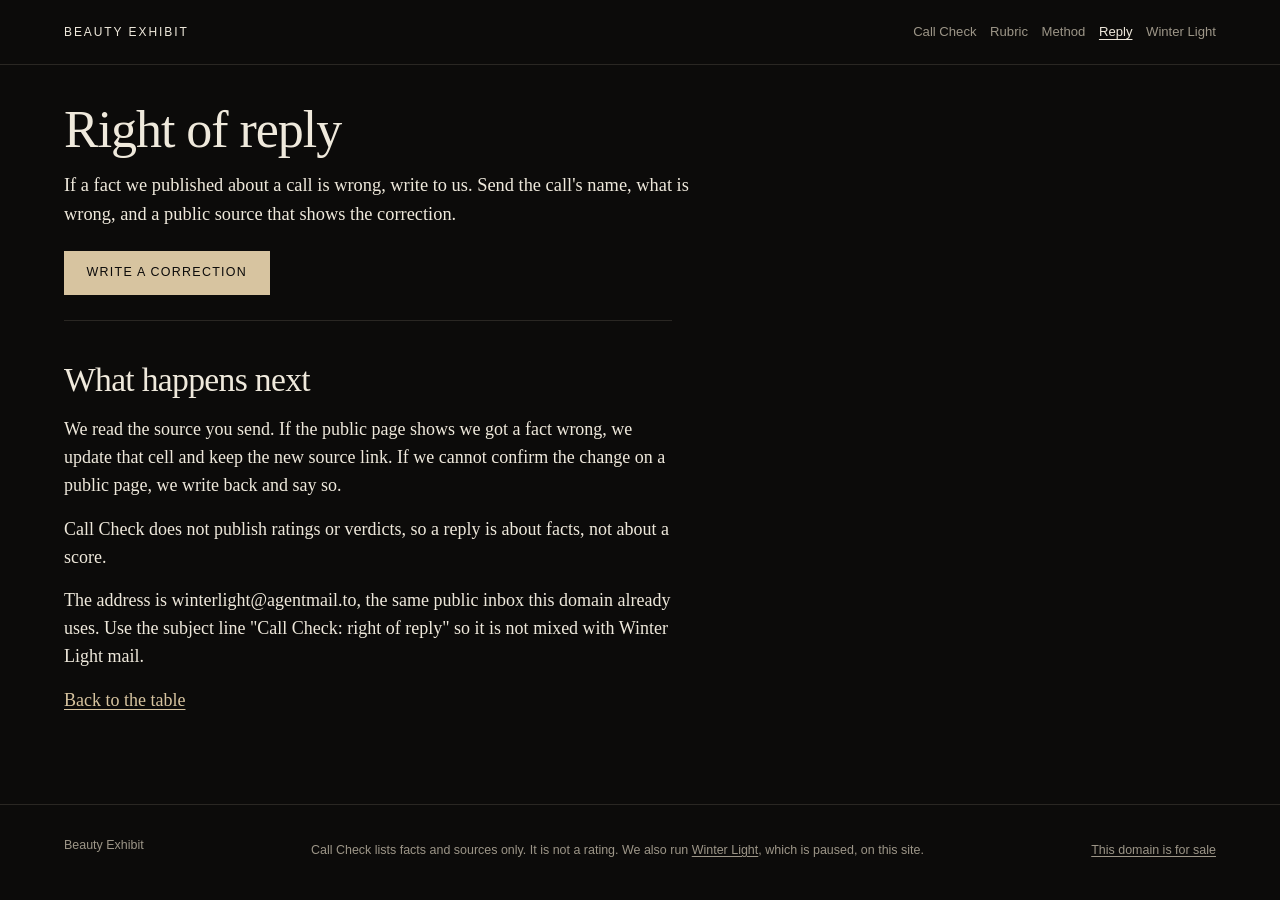
<file: call-check/reply.html>
<!DOCTYPE html>
<html lang="en">
<head>
  <meta charset="utf-8">
  <meta name="viewport" content="width=device-width, initial-scale=1">
  <title>Call Check right of reply | Beauty Exhibit</title>
  <meta name="description" content="How to correct a fact on the Call Check list.">
  <link rel="canonical" href="https://beautyexhibit.art/call-check/reply.html">
  <meta name="theme-color" content="#0c0b0a">
  <meta property="og:type" content="website">
  <meta property="og:site_name" content="Beauty Exhibit">
  <meta property="og:title" content="Call Check right of reply | Beauty Exhibit">
  <meta property="og:description" content="How to correct a fact on the Call Check list.">
  <meta property="og:url" content="https://beautyexhibit.art/call-check/reply.html">
  <link rel="icon" href="../favicon.svg" type="image/svg+xml">
  <link rel="icon" href="../favicon.ico" sizes="32x32">
  <link rel="stylesheet" href="../css/site.css">
  <link rel="stylesheet" href="css/call-check.css">
</head>
<body>
  <a class="skip" href="#main">Skip to content</a>
  <header class="site-header">
    <div class="wrap">
      <a class="wordmark" href="../">Beauty Exhibit</a>
      <nav class="site-nav" aria-label="Site">
        <a href="./">Call Check</a>
        <a href="rubric.html">Rubric</a>
        <a href="method.html">Method</a>
        <a href="reply.html" aria-current="page">Reply</a>
        <a href="../">Winter Light</a>
      </nav>
    </div>
  </header>
  <main id="main">
    <div class="wrap">

      <h1 class="cc-title">Right of reply</h1>
      <p class="cc-lede">If a fact we published about a call is wrong, write to us. Send the call's name, what is wrong, and a public source that shows the correction.</p>
      <p class="cc-actions"><a class="btn" data-callcheck-reply href="mailto:winterlight@agentmail.to?subject=Call%20Check%3A%20right%20of%20reply&amp;body=Call%20name%3A%0AWhat%20is%20wrong%2C%20and%20the%20public%20source%20that%20shows%20it%3A%0A">Write a correction</a></p>
      <div class="section prose">
        <h2>What happens next</h2>
        <p>We read the source you send. If the public page shows we got a fact wrong, we update that cell and keep the new source link. If we cannot confirm the change on a public page, we write back and say so.</p>
        <p>Call Check does not publish ratings or verdicts, so a reply is about facts, not about a score.</p>
        <p>The address is <span>winterlight@agentmail.to</span>, the same public inbox this domain already uses. Use the subject line "Call Check: right of reply" so it is not mixed with Winter Light mail.</p>
        <p><a href="./">Back to the table</a></p>
      </div>

    </div>
  </main>
  <footer class="site-footer">
    <div class="wrap">
      <p>Beauty Exhibit</p>
      <p>Call Check lists facts and sources only. It is not a rating. We also run <a href="../">Winter Light</a>, which is paused, on this site.</p>
      <p><a href="https://www.afternic.com/domain/beautyexhibit.art">This domain is for sale</a></p>
    </div>
  </footer>

</body>
</html>
</file>
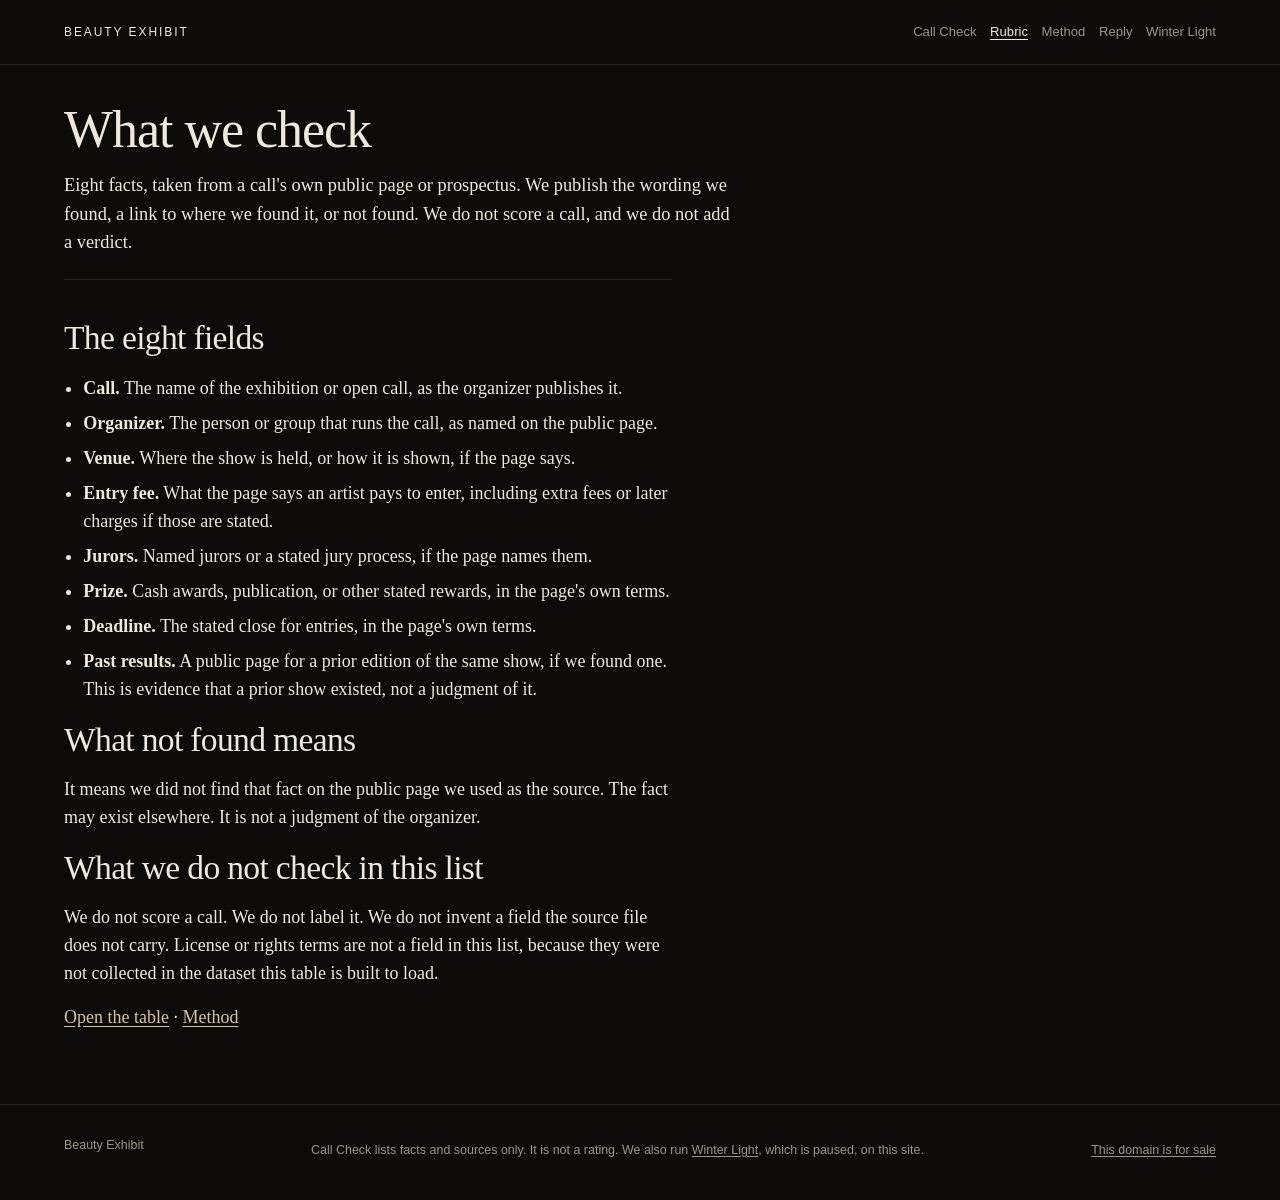
<file: call-check/rubric.html>
<!DOCTYPE html>
<html lang="en">
<head>
  <meta charset="utf-8">
  <meta name="viewport" content="width=device-width, initial-scale=1">
  <title>Call Check rubric | Beauty Exhibit</title>
  <meta name="description" content="The eight facts Call Check records for each art call, and what not found means.">
  <link rel="canonical" href="https://beautyexhibit.art/call-check/rubric.html">
  <meta name="theme-color" content="#0c0b0a">
  <meta property="og:type" content="website">
  <meta property="og:site_name" content="Beauty Exhibit">
  <meta property="og:title" content="Call Check rubric | Beauty Exhibit">
  <meta property="og:description" content="The eight facts Call Check records for each art call, and what not found means.">
  <meta property="og:url" content="https://beautyexhibit.art/call-check/rubric.html">
  <link rel="icon" href="../favicon.svg" type="image/svg+xml">
  <link rel="icon" href="../favicon.ico" sizes="32x32">
  <link rel="stylesheet" href="../css/site.css">
  <link rel="stylesheet" href="css/call-check.css">
</head>
<body>
  <a class="skip" href="#main">Skip to content</a>
  <header class="site-header">
    <div class="wrap">
      <a class="wordmark" href="../">Beauty Exhibit</a>
      <nav class="site-nav" aria-label="Site">
        <a href="./">Call Check</a>
        <a href="rubric.html" aria-current="page">Rubric</a>
        <a href="method.html">Method</a>
        <a href="reply.html">Reply</a>
        <a href="../">Winter Light</a>
      </nav>
    </div>
  </header>
  <main id="main">
    <div class="wrap">

      <h1 class="cc-title">What we check</h1>
      <p class="cc-lede">Eight facts, taken from a call's own public page or prospectus. We publish the wording we found, a link to where we found it, or not found. We do not score a call, and we do not add a verdict.</p>
      <div class="section prose">
        <h2>The eight fields</h2>
        <ul>
          <li><strong>Call.</strong> The name of the exhibition or open call, as the organizer publishes it.</li>
          <li><strong>Organizer.</strong> The person or group that runs the call, as named on the public page.</li>
          <li><strong>Venue.</strong> Where the show is held, or how it is shown, if the page says.</li>
          <li><strong>Entry fee.</strong> What the page says an artist pays to enter, including extra fees or later charges if those are stated.</li>
          <li><strong>Jurors.</strong> Named jurors or a stated jury process, if the page names them.</li>
          <li><strong>Prize.</strong> Cash awards, publication, or other stated rewards, in the page's own terms.</li>
          <li><strong>Deadline.</strong> The stated close for entries, in the page's own terms.</li>
          <li><strong>Past results.</strong> A public page for a prior edition of the same show, if we found one. This is evidence that a prior show existed, not a judgment of it.</li>
        </ul>
        <h2>What not found means</h2>
        <p>It means we did not find that fact on the public page we used as the source. The fact may exist elsewhere. It is not a judgment of the organizer.</p>
        <h2>What we do not check in this list</h2>
        <p>We do not score a call. We do not label it. We do not invent a field the source file does not carry. License or rights terms are not a field in this list, because they were not collected in the dataset this table is built to load.</p>
        <p><a href="./">Open the table</a> &middot; <a href="method.html">Method</a></p>
      </div>

    </div>
  </main>
  <footer class="site-footer">
    <div class="wrap">
      <p>Beauty Exhibit</p>
      <p>Call Check lists facts and sources only. It is not a rating. We also run <a href="../">Winter Light</a>, which is paused, on this site.</p>
      <p><a href="https://www.afternic.com/domain/beautyexhibit.art">This domain is for sale</a></p>
    </div>
  </footer>

</body>
</html>
</file>
<file: css/site.css>
/* Beauty Exhibit — quiet gallery wall. System fonts only. */

:root {
  --bg: #0c0b0a;
  --bg-raised: #141311;
  --ink: #efe9dc;
  --ink-dim: #9d9688;
  --line: #2a2723;
  --gold: #d7c4a0;
  --gold-deep: #b9a37c;
  --focus: #efe3c4;
  --serif: Palatino, "Palatino Linotype", "Iowan Old Style", "Book Antiqua", Georgia, "Times New Roman", serif;
  --sans: "Helvetica Neue", Helvetica, "Segoe UI", system-ui, -apple-system, sans-serif;
  --measure: 38rem;
  --page: 72rem;
}

* { box-sizing: border-box; }

html {
  font-size: 100%;
  scroll-behavior: smooth;
  background: var(--bg);
}

@media (prefers-reduced-motion: reduce) {
  html { scroll-behavior: auto; }
  * { transition: none !important; animation: none !important; }
}

body {
  margin: 0;
  min-height: 100vh;
  display: flex;
  flex-direction: column;
  background: var(--bg);
  color: var(--ink);
  font-family: var(--serif);
  font-size: 1.125rem;
  line-height: 1.55;
  overflow-x: hidden;
}

img { max-width: 100%; height: auto; display: block; }

a {
  color: var(--gold);
  text-underline-offset: 0.18em;
}

a:hover, a:focus-visible { color: var(--focus); }

:focus-visible {
  outline: 2px solid var(--focus);
  outline-offset: 3px;
}

.skip {
  position: absolute;
  left: 0.75rem;
  top: -3.5rem;
  background: var(--ink);
  color: var(--bg);
  padding: 0.5rem 0.75rem;
  z-index: 20;
  font-family: var(--sans);
  font-size: 0.9rem;
  text-decoration: none;
}

.skip:focus { top: 0.75rem; }

.visually-hidden {
  position: absolute;
  width: 1px;
  height: 1px;
  padding: 0;
  margin: -1px;
  overflow: hidden;
  clip: rect(0, 0, 0, 0);
  white-space: nowrap;
  border: 0;
}

.wrap {
  width: min(var(--page), calc(100% - 2.5rem));
  margin-inline: auto;
}

/* Header */

.site-header {
  border-bottom: 1px solid var(--line);
}

.site-header .wrap {
  display: flex;
  align-items: baseline;
  justify-content: space-between;
  gap: 0.75rem 1rem;
  padding: 1.1rem 0 1rem;
  flex-wrap: nowrap;
}

.wordmark {
  font-family: var(--sans);
  font-size: 0.75rem;
  font-weight: 500;
  letter-spacing: 0.16em;
  text-transform: uppercase;
  text-decoration: none;
  color: var(--ink);
}

.wordmark:hover, .wordmark:focus-visible { color: var(--gold); }

.site-nav {
  display: flex;
  flex-wrap: nowrap;
  gap: 0.7rem 0.85rem;
  font-family: var(--sans);
  font-size: 0.82rem;
  flex-shrink: 0;
}

.site-nav a {
  color: var(--ink-dim);
  text-decoration: none;
}

.site-nav a:hover,
.site-nav a:focus-visible,
.site-nav a[aria-current="page"] {
  color: var(--ink);
  text-decoration: underline;
  text-underline-offset: 0.22em;
}

/* Main */

main {
  flex: 1;
  padding-bottom: 4.5rem;
}

/* Hero */

.hero {
  padding-top: 0;
}

.hero h1 {
  margin: 0 0 0.85rem;
  font-weight: 400;
  font-size: clamp(2.6rem, 10vw, 6.25rem);
  line-height: 0.95;
  letter-spacing: -0.03em;
}

.lede {
  margin: 0 0 1.6rem;
  max-width: 40rem;
  font-size: 1.2rem;
  color: var(--ink);
}

.hero-art {
  margin: 0 0 1.85rem;
}

.hero-art img,
.hero-art svg {
  width: 100%;
  height: auto;
  aspect-ratio: 3.4 / 1;
  object-fit: cover;
  object-position: center 58%;
  background: #0a0908;
}

.caption {
  margin: 0.55rem 0 0;
  font-family: var(--sans);
  font-size: 0.75rem;
  letter-spacing: 0.02em;
  color: var(--ink-dim);
}

/* Facts */

.facts {
  display: grid;
  grid-template-columns: 1fr;
  gap: 0;
  margin: 0 0 1.5rem;
  padding: 0;
  border-top: 1px solid var(--line);
  border-bottom: 1px solid var(--line);
}

.facts > div {
  display: grid;
  grid-template-columns: 8.5rem 1fr;
  gap: 0.75rem;
  padding: 0.85rem 0;
  border-top: 1px solid var(--line);
}

.facts > div:first-child { border-top: 0; }

.facts dt,
.fact-label {
  margin: 0;
  font-family: var(--sans);
  font-size: 0.75rem;
  font-weight: 500;
  letter-spacing: 0.12em;
  text-transform: uppercase;
  color: var(--ink-dim);
  padding-top: 0.2rem;
}

.facts dd,
.fact-value {
  margin: 0;
  font-size: 1.05rem;
}

.cta-row {
  display: flex;
  flex-wrap: wrap;
  align-items: center;
  gap: 0.9rem 1.4rem;
  margin: 0 0 3.25rem;
}

[hidden] {
  display: none !important;
}

.btn {
  display: inline-block;
  padding: 0.85rem 1.35rem;
  background: var(--gold);
  color: var(--bg);
  text-decoration: none;
  font-family: var(--sans);
  font-size: 0.78rem;
  font-weight: 500;
  letter-spacing: 0.1em;
  text-transform: uppercase;
  border: 1px solid var(--gold);
  line-height: 1.2;
}

.btn:hover, .btn:focus-visible {
  background: var(--focus);
  border-color: var(--focus);
  color: var(--bg);
}

.btn-ghost {
  background: transparent;
  color: var(--gold);
}

.btn-ghost:hover, .btn-ghost:focus-visible {
  background: transparent;
  color: var(--focus);
  border-color: var(--focus);
}

.cta-note {
  margin: 0;
  font-family: var(--sans);
  font-size: 0.88rem;
  color: var(--ink-dim);
}

/* Sections */

.section {
  padding-top: 2.4rem;
  border-top: 1px solid var(--line);
  margin-top: 0;
}

.section + .section { margin-top: 2.6rem; }

.section h2 {
  margin: 0 0 1rem;
  font-weight: 400;
  font-size: clamp(1.6rem, 3.2vw, 2.1rem);
  letter-spacing: -0.02em;
  line-height: 1.2;
}

.prose {
  max-width: var(--measure);
}

.prose p { margin: 0 0 1rem; }
.prose p:last-child { margin-bottom: 0; }

.prose ul, .prose ol {
  margin: 0 0 1rem;
  padding-left: 1.2rem;
}

.prose li { margin: 0 0 0.45rem; }
.prose li:last-child { margin-bottom: 0; }

/* Rubric */

.rubric {
  margin: 1.25rem 0 1.5rem;
  padding: 0;
  border-top: 1px solid var(--line);
}

.rubric-item {
  display: grid;
  grid-template-columns: 1fr;
  gap: 0.35rem 1.5rem;
  padding: 1rem 0;
  border-bottom: 1px solid var(--line);
}

.rubric-item h3 {
  margin: 0;
  font-family: var(--sans);
  font-size: 0.86rem;
  font-weight: 500;
  letter-spacing: 0.06em;
  text-transform: uppercase;
}

.rubric-item .scale {
  font-family: var(--sans);
  font-size: 0.75rem;
  color: var(--ink-dim);
  letter-spacing: 0.04em;
}

.rubric-item p {
  margin: 0;
  max-width: var(--measure);
}

/* FAQ */

.faq {
  max-width: 42rem;
}

.faq h2 {
  /* used as question */
}

.qa {
  padding: 1.15rem 0;
  border-bottom: 1px solid var(--line);
}

.qa:first-of-type { border-top: 1px solid var(--line); }

.qa h2 {
  margin: 0 0 0.5rem;
  font-size: 1.25rem;
  font-weight: 400;
  letter-spacing: -0.015em;
}

.qa p { margin: 0 0 0.7rem; }
.qa p:last-child { margin-bottom: 0; }

/* Page titles (rules, faq, 404, submit) */

.page-head {
  padding: 2.5rem 0 1.5rem;
}

.page-head h1 {
  margin: 0 0 0.6rem;
  font-weight: 400;
  font-size: clamp(2.1rem, 6vw, 3.6rem);
  letter-spacing: -0.03em;
  line-height: 1.05;
}

.page-head .deck {
  margin: 0;
  max-width: var(--measure);
  color: var(--ink-dim);
}

.not-found { padding-top: 3rem; }
.not-found h1 { margin-bottom: 0.75rem; }

/* Submit page */

.submit-box {
  max-width: var(--measure);
}

.submit-box ol { padding-left: 1.2rem; }
.submit-box li { margin: 0 0 0.5rem; }

.mail-block {
  margin: 1.4rem 0;
  padding: 1.1rem 0;
  border-top: 1px solid var(--line);
  border-bottom: 1px solid var(--line);
}

.mail-block a {
  font-size: 1.2rem;
}

/* Footer */

.site-footer {
  border-top: 1px solid var(--line);
  padding: 1.15rem 0 1.4rem;
  margin-top: auto;
}

.site-footer .wrap {
  display: flex;
  flex-wrap: wrap;
  justify-content: space-between;
  gap: 0.6rem 1.5rem;
  font-family: var(--sans);
  font-size: 0.78rem;
  color: var(--ink-dim);
}

.site-footer a {
  color: var(--ink-dim);
  text-decoration: underline;
  text-underline-offset: 0.18em;
}

.site-footer a:hover, .site-footer a:focus-visible { color: var(--gold); }

/* Desktop */

@media (min-width: 720px) {
  .hero { padding-top: 0; }
  .hero-art { margin-bottom: 2.1rem; }

  .facts {
    grid-template-columns: 1fr 1fr;
  }

  .facts > div {
    border-top: 0;
    padding: 1rem 1.25rem 1rem 0;
  }

  .facts > div:nth-child(odd) {
    border-right: 1px solid var(--line);
    padding-right: 1.5rem;
  }

  .facts > div:nth-child(n + 3) {
    border-top: 1px solid var(--line);
  }

  .rubric-item {
    grid-template-columns: 14rem 1fr;
    gap: 0.35rem 2rem;
    align-items: start;
  }

  .rubric-head { display: flex; flex-direction: column; gap: 0.25rem; }
}

@media (max-width: 719px) {
  .hero-art img,
  .hero-art svg {
    aspect-ratio: 1 / 1;
    object-position: 20% center;
  }
}

@media (max-width: 430px) {
  .site-header .wrap {
    gap: 0.5rem 0.65rem;
    padding: 0.95rem 0 0.9rem;
  }

  .site-nav {
    gap: 0.45rem 0.55rem;
    font-size: 0.75rem;
  }

  .wordmark {
    letter-spacing: 0.1em;
  }
}

@media (max-width: 419px) {
  .wrap { width: calc(100% - 2rem); }

  .site-header .wrap {
    padding: 0.95rem 0 0.9rem;
  }

  .btn {
    width: 100%;
    text-align: center;
  }

  .facts > div {
    grid-template-columns: 1fr;
    gap: 0.2rem;
    padding: 0.65rem 0;
  }
}

.opening-box {
  margin: 0 0 3.25rem;
  padding: 1.15rem 1.25rem 1.25rem;
  border: 1px solid var(--gold);
  max-width: 36rem;
}

.opening-title {
  margin: 0 0 0.55rem;
  font-family: var(--sans);
  font-size: 0.78rem;
  font-weight: 500;
  letter-spacing: 0.1em;
  text-transform: uppercase;
  color: var(--gold);
}

.opening-box p {
  margin: 0 0 0.9rem;
}

.opening-box p:last-child {
  margin-bottom: 0;
}

/* Header and footer tap targets, 24px minimum */
.wordmark,
.site-nav a,
.site-footer a {
  display: inline-block;
  padding-block: 0.3rem;
  white-space: nowrap;
}
</file>
<file: call-check/css/call-check.css>
/* Call Check only. The Winter Light stylesheet is left untouched. */

.cc-title {
  margin: 2.4rem 0 0.85rem;
  font-weight: 400;
  font-size: clamp(2rem, 6vw, 3.25rem);
  line-height: 1.05;
  letter-spacing: -0.02em;
}

.cc-lede {
  margin: 0 0 1.4rem;
  max-width: 42rem;
  font-size: 1.15rem;
}

.cc-note {
  margin: 0 0 1.4rem;
  padding: 0.85rem 1rem;
  border-left: 3px solid var(--gold);
  background: var(--bg-raised);
  max-width: 46rem;
  font-family: var(--sans);
  font-size: 0.92rem;
  color: var(--ink);
}

.cc-status {
  min-height: 1.4em;
  margin: 0 0 1rem;
  font-family: var(--sans);
  font-size: 0.9rem;
  color: var(--ink-dim);
}

.cc-status.is-error { color: #e8b4a0; }

.cc-actions { margin: 0 0 1.6rem; }

.cc-table-wrap {
  width: 100%;
  overflow-x: auto;
  border-top: 1px solid var(--line);
  border-bottom: 1px solid var(--line);
  margin: 0 0 1.8rem;
}

.cc-table {
  width: 100%;
  border-collapse: collapse;
  font-size: 0.95rem;
}

.cc-table th,
.cc-table td {
  vertical-align: top;
  text-align: left;
  padding: 0.75rem 0.85rem 0.75rem 0;
  border-bottom: 1px solid var(--line);
}

.cc-table th {
  font-family: var(--sans);
  font-size: 0.68rem;
  font-weight: 500;
  letter-spacing: 0.1em;
  text-transform: uppercase;
  color: var(--ink-dim);
  white-space: nowrap;
}

.cc-table td { min-width: 8.5rem; }
.cc-table td:first-child { min-width: 11rem; font-weight: 500; }

.cc-value { display: block; }
.cc-not-found {
  color: var(--ink-dim);
  font-style: italic;
  font-family: var(--sans);
  font-size: 0.88rem;
}

.cc-source {
  display: block;
  margin-top: 0.3rem;
  font-family: var(--sans);
  font-size: 0.72rem;
}

.cc-badge {
  display: inline-block;
  margin-left: 0.45rem;
  padding: 0.08rem 0.4rem;
  border: 1px solid var(--gold-deep);
  color: var(--gold);
  font-family: var(--sans);
  font-size: 0.62rem;
  font-weight: 500;
  letter-spacing: 0.12em;
  text-transform: uppercase;
  vertical-align: middle;
}

.cc-empty {
  margin: 1.2rem 0;
  color: var(--ink-dim);
}

.site-nav { flex-wrap: wrap; }

@media (max-width: 640px) {
  .site-header .wrap { flex-direction: column; align-items: flex-start; }
  .cc-table td { min-width: 7.5rem; }
}
</file>
